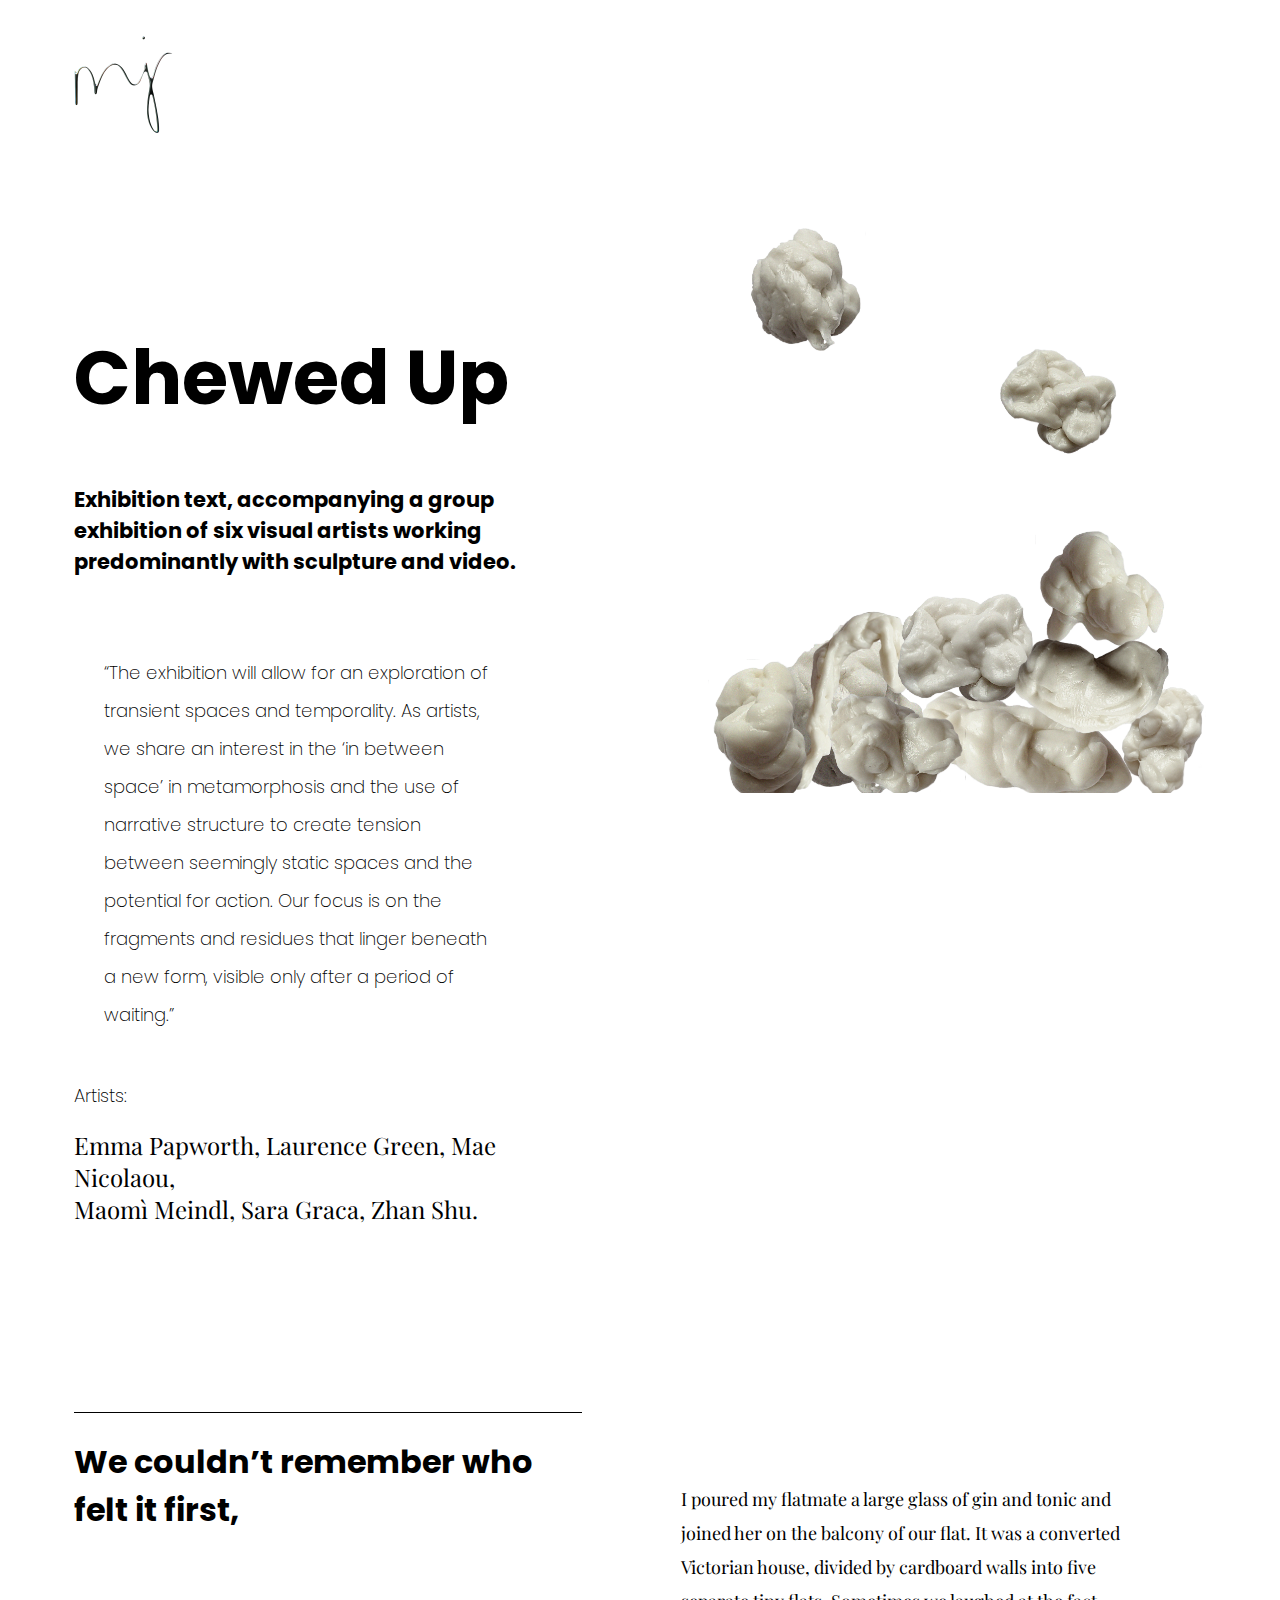
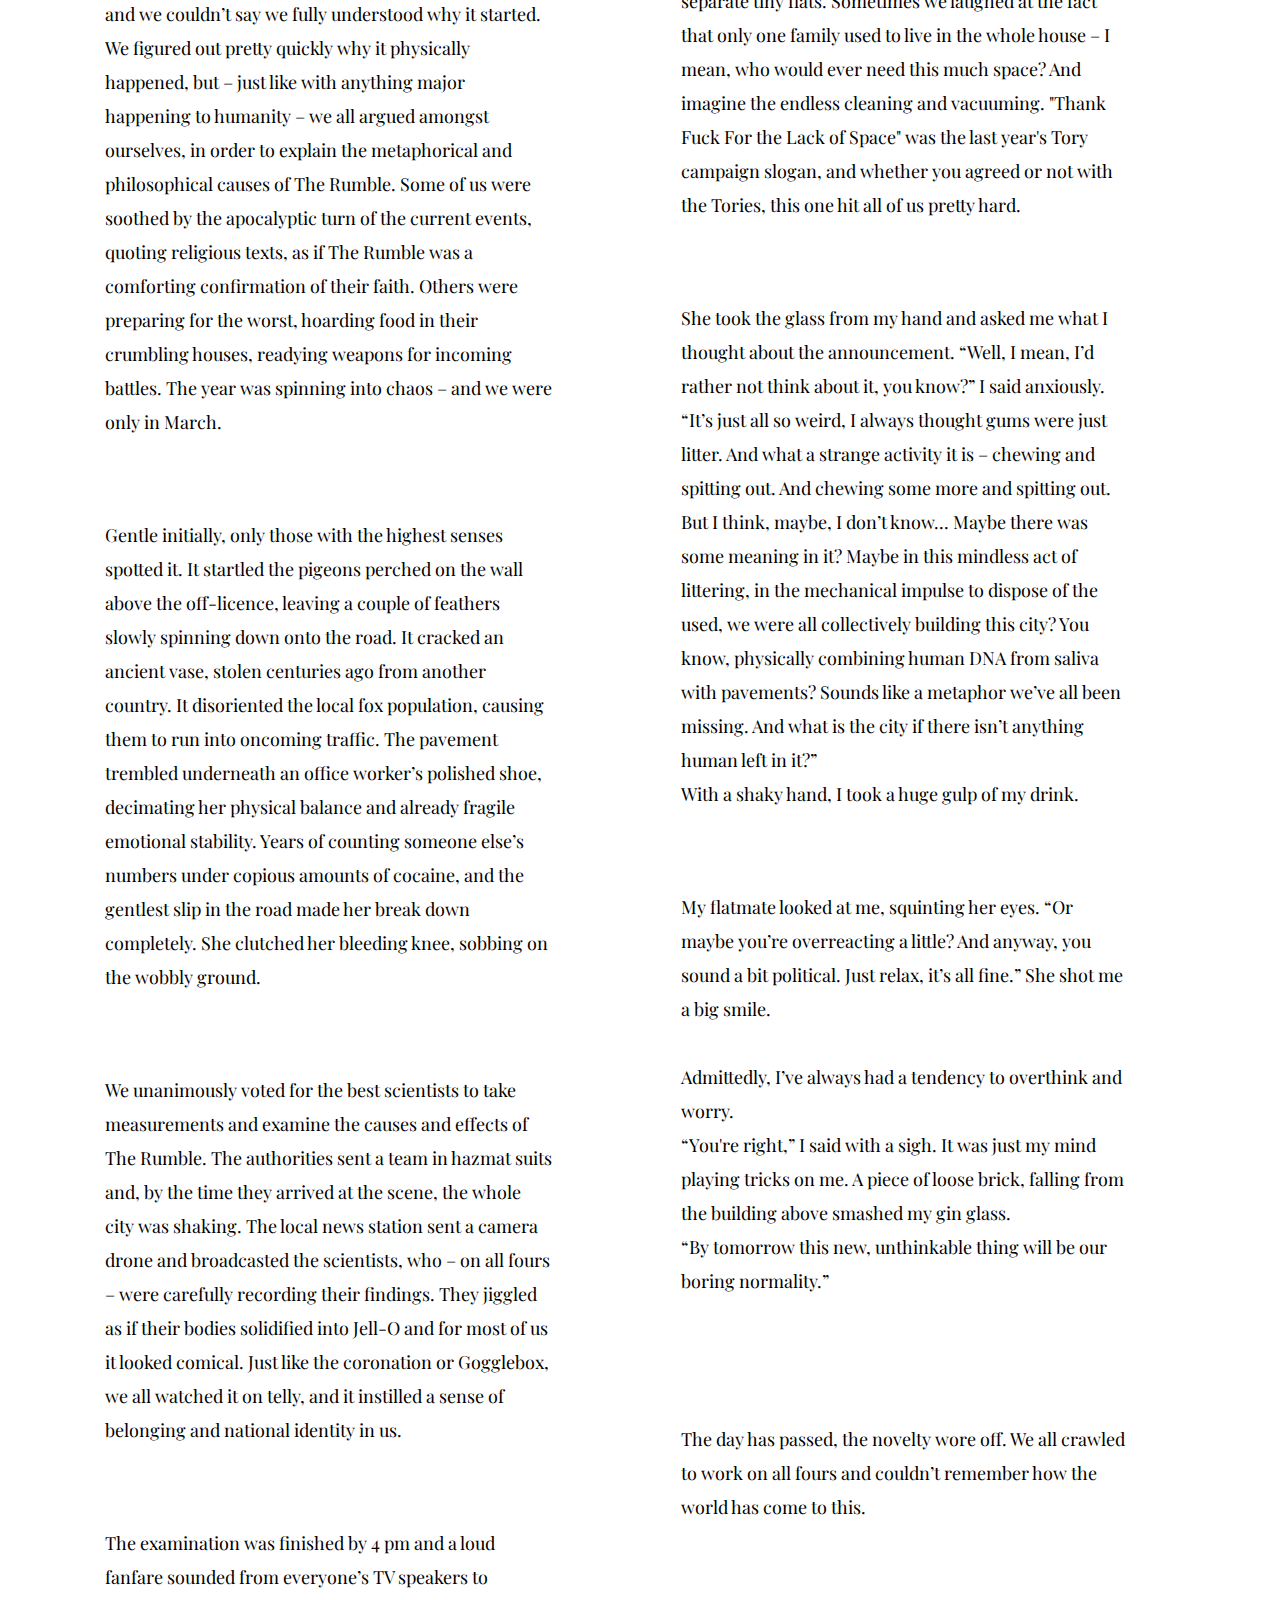
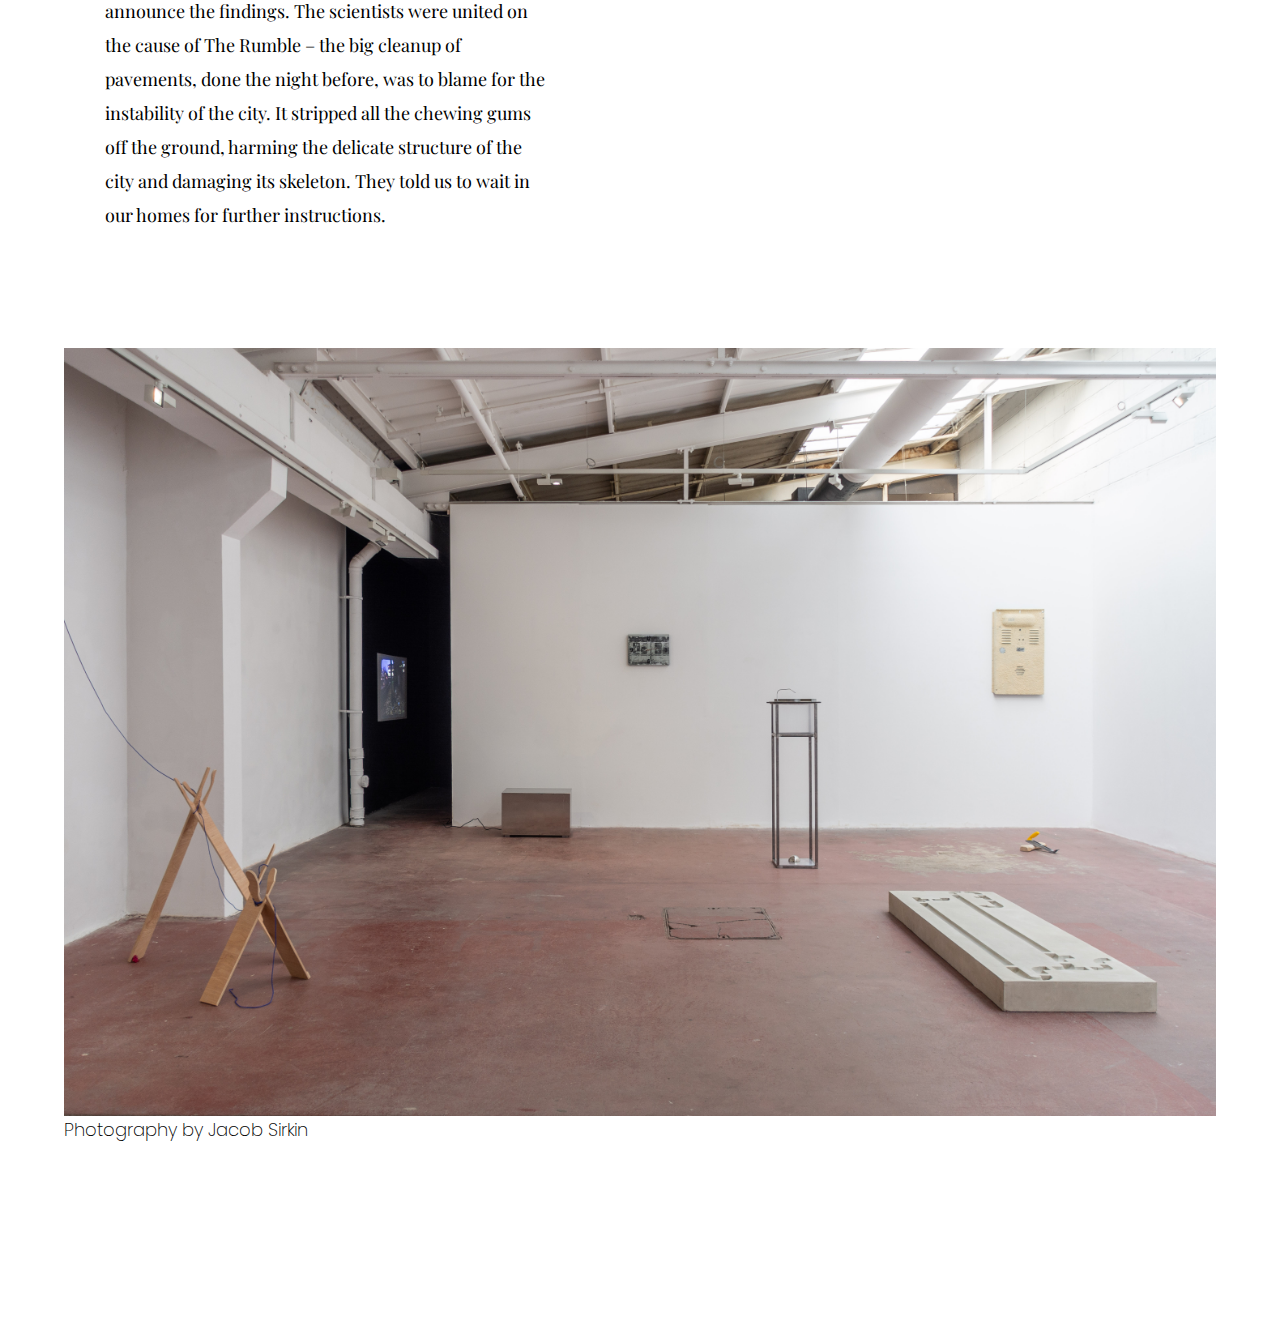
<file: writing/chewed-up/chewedUp.html>
<!DOCTYPE html>
<html lang="en">
<head>
    <meta charset="UTF-8">
    <meta name="viewport" content="width=device-width, initial-scale=1.0">

    <!-- stylesheet -->
    
    <link rel="stylesheet" href="../../assets/css/main.css">
    <link rel="stylesheet" href="../../assets/css/chewedUp.css">

    <!-- fonts -->
    
<link rel="preconnect" href="https://fonts.googleapis.com">
<link rel="preconnect" href="https://fonts.gstatic.com" crossorigin>
<link
    href="https://fonts.googleapis.com/css2?family=Playfair+Display:ital,wght@0,400..900;1,400..900&family=Poppins:ital,wght@0,100;0,200;0,300;0,400;0,500;0,600;0,700;0,800;0,900;1,100;1,200;1,300;1,400;1,500;1,600;1,700;1,800;1,900&display=swap"
    rel="stylesheet">

    <title>Chewed Up - Malvina Janasik</title>
</head>
<body>

        <div class="logoContainer">
            <a href="../../home.html"><img src="../../assets/images/3D_Logo_transparent.png" alt="" class="logo"></a>
        </div>

        <div class="container">
            <div class="row">

            <div class="col title">

            <h1>Chewed Up</h1>
            <h3>Exhibition text, accompanying a group exhibition of six visual artists working predominantly with sculpture and video.</h3>
            <p><q>The exhibition will allow for an exploration of transient spaces and temporality. As artists, we share an interest in
            the ‘in between space’ in metamorphosis and the use of narrative structure to create tension between seemingly static spaces and the potential for action.
            Our focus is on the fragments and
            residues that linger beneath a new form, visible only after a period of waiting.</q></p>

        
            Artists: <br>
            <h2 class="artists"><a href="https://www.instagram.com/emma_papworth/" target="_blank"> Emma Papworth</a>, 
            <a href="https://www.instagram.com/laurencegreenverde/" target="_blank">Laurence Green</a>, 
            <a href="https://www.instagram.com/maenicolaou_/" target="_blank">Mae Nicolaou</a>, <br>
            <a href="https://www.instagram.com/m.a.o.mi/" target="_blank">Maomì Meindl</a>, 
            <a href="https://www.instagram.com/saragraca123/" target="_blank">Sara Graca</a>, 
            <a href="https://www.instagram.com/arisakirakiira/" target="_blank">Zhan Shu.</a></h2>

            

            </div>


        
            <div class="col">
            <img src="../../assets/images/chewedUp/chewing gum1.png" alt="">
            </div>
            </div>

        </div>

       

        <!-- text -->

        <div class="container">
            <div class="row">

            <div class="col text">
            <h3 class="firstSentence">We couldn’t remember who felt it first,</h3><p>and we couldn’t say we fully understood why it started. We figured out pretty quickly why it physically happened, but – just like with anything major happening to humanity – we
            all argued amongst ourselves, in order to explain the metaphorical and philosophical causes of The Rumble. Some of us
            were soothed by the apocalyptic turn of the current events, quoting religious texts, as if The Rumble was a comforting
            confirmation of their faith. Others were preparing for the worst, hoarding food in their crumbling houses, readying
            weapons for incoming battles. The year was spinning into chaos – and we were only in March.</p>
        
        
            <p>Gentle initially, only those with the highest senses spotted it. It startled the pigeons perched on the wall above the
            off-licence, leaving a couple of feathers slowly spinning down onto the road. It cracked an ancient vase, stolen
            centuries ago from another country. It disoriented the local fox population, causing them to run into oncoming traffic.
            The pavement trembled underneath an office worker’s polished shoe, decimating her physical balance and already fragile
            emotional stability. Years of counting someone else’s numbers under copious amounts of cocaine, and the gentlest slip in
            the road made her break down completely. She clutched her bleeding knee, sobbing on the wobbly ground.</p>
        
        
            <p>We unanimously voted for the best scientists to take measurements and examine the causes and effects of The Rumble. The
            authorities sent a team in hazmat suits and, by the time they arrived at the scene, the whole city was shaking. The
            local news station sent a camera drone and broadcasted the scientists, who – on all fours – were carefully recording
            their findings. They jiggled as if their bodies solidified into Jell-O and for most of us it looked comical. Just like
            the coronation or Gogglebox, we all watched it on telly, and it instilled a sense of belonging and national identity in
            us.</p>
        
        
            <p>The examination was finished by 4 pm and a loud fanfare sounded from everyone’s TV speakers to announce the findings.
            The scientists were united on the cause of The Rumble – the big cleanup of pavements, done the night before, was to
            blame for the instability of the city. It stripped all the chewing gums off the ground, harming the delicate structure
            of the city and damaging its skeleton. They told us to wait in our homes for further instructions.</p>
        </div>
        <div class="col text">
            <br>
            <br>
            <p>I poured my flatmate a large glass of gin and tonic and joined her on the balcony of our flat. It was a converted
            Victorian house, divided by cardboard walls into five separate tiny flats. Sometimes we laughed at the fact that only
            one family used to live in the whole house – I mean, who would ever need this much space? And imagine the endless
            cleaning and vacuuming. "Thank Fuck For the Lack of Space" was the last year's Tory campaign slogan, and whether you
            agreed or not with the Tories, this one hit all of us pretty hard.</p>
        
        
            <p>She took the glass from my hand and asked me what I thought about the announcement.
            “Well, I mean, I’d rather not think about it, you know?” I said anxiously. “It’s just all so weird, I always thought
            gums were just litter. And what a strange activity it is – chewing and spitting out. And chewing some more and spitting
            out. But I think, maybe, I don’t know... Maybe there was some meaning in it? Maybe in this mindless act of littering, in the
            mechanical impulse to dispose of the used, we were all collectively building this city? You know, physically combining
            human DNA from saliva with pavements? Sounds like a metaphor we’ve all been missing. And what is the city if there
            isn’t anything human left in it?” <br>
            With a shaky hand, I took a huge gulp of my drink.</p>
        
        
            <p>My flatmate looked at me, squinting her eyes. “Or maybe you’re overreacting a little? And anyway, you sound a bit
            political. Just relax, it’s all fine.” She shot me a big smile. <br><br>
            Admittedly, I’ve always had a tendency to overthink and worry. <br>
            “You're right,” I said with a sigh. It was just my mind playing tricks on me.
            A piece of loose brick, falling from the building above smashed my gin glass. <br>
            “By tomorrow this new, unthinkable thing will be our boring normality.”</p> <br>
        
        
            <p>The day has passed, the novelty wore off. We all crawled to work on all fours and couldn’t remember how the world has
            come to this.</p>
        </div>
        </div>

        </div>

        <!-- carousel -->
        
        <div id="carousel-1" class="carousel">
            <div class="carousel-inner">
                <div class="slide active">
                    <img src="../../assets/images/chewedUp/carousel/DSC_2390.jpg" class="child" alt="First slide">
                </div>
                <div class="slide">
                    <img src="../../assets/images/chewedUp/carousel/IMG_8224web.jpg" alt="">
                </div>
                <div class="slide">
                    <img src="../../assets/images/chewedUp/carousel/DSC_2396.jpg" class="child" alt="Second slide">
                </div>
                <div class="slide">
                    <img src="../../assets/images/chewedUp/carousel/DSC_2409.jpg" class="child" alt="Third slide">
                </div>
                <div class="slide">
                    <img src="../../assets/images/chewedUp/carousel/DSC_2417.jpg" alt="">
                </div>
        
            </div>
            <button class="carousel-control prev" onclick="prevSlide()">&#10094;</button>
            <button class="carousel-control next" onclick="nextSlide()">&#10095;</button>
        </div>
        
        <figcaption>Photography by <a href="https://www.instagram.com/jacobsirkin/" target="_blank">Jacob Sirkin</a>
        </figcaption>


        

        <script src="../../assets/js/chewedUp.js"></script>
    
</body>
</html>
</file>
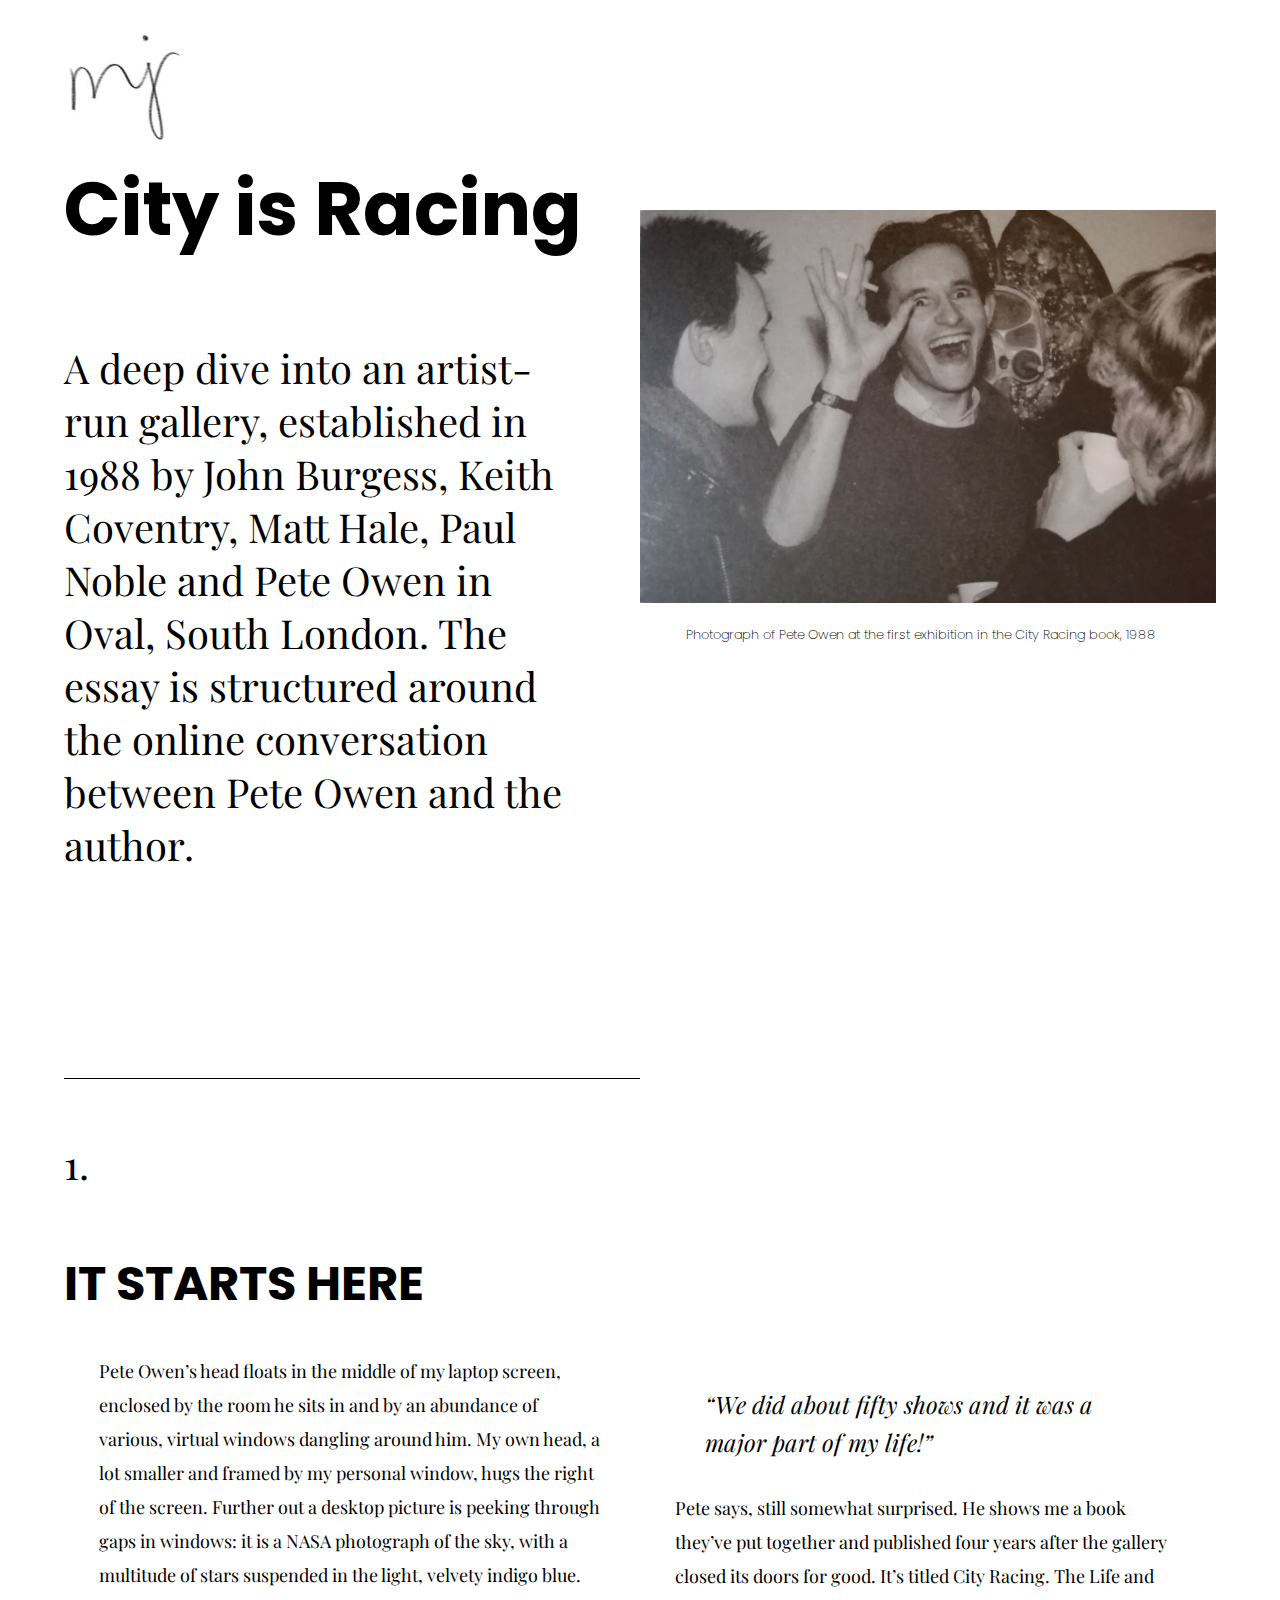
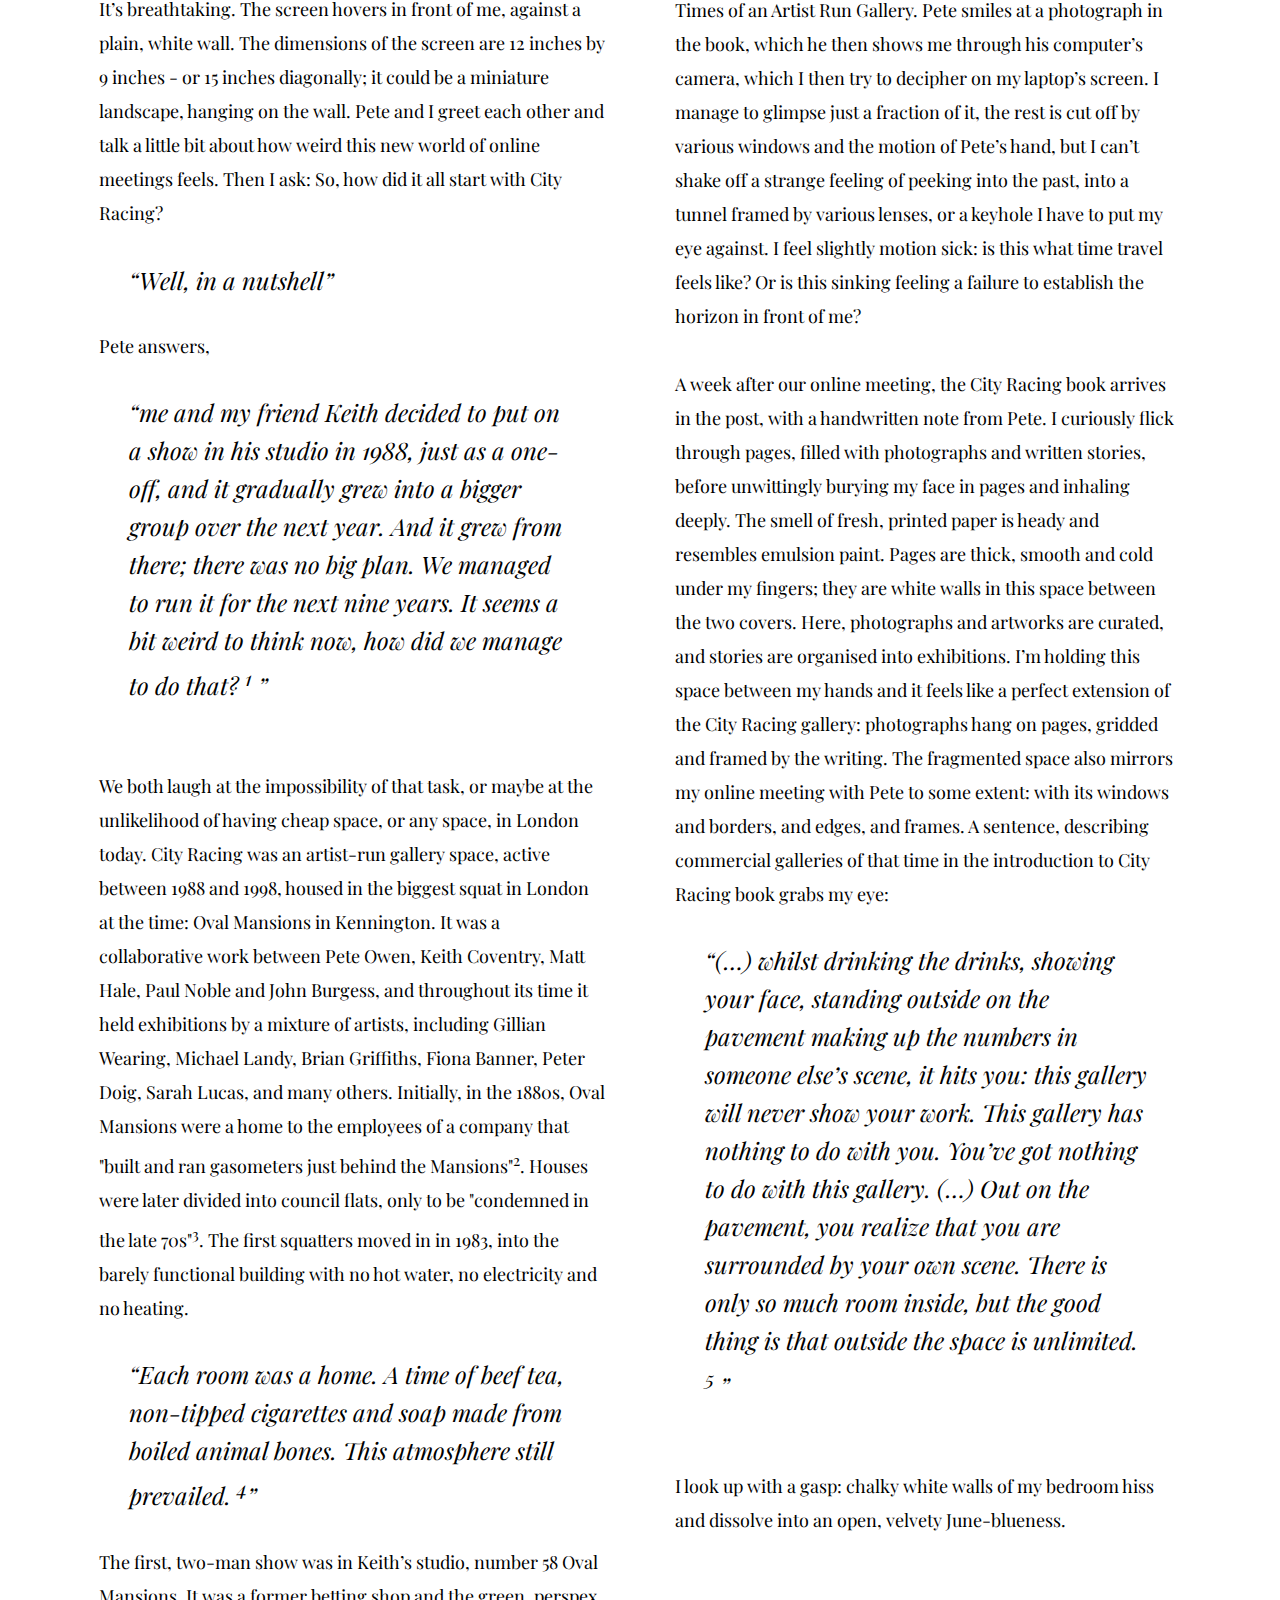
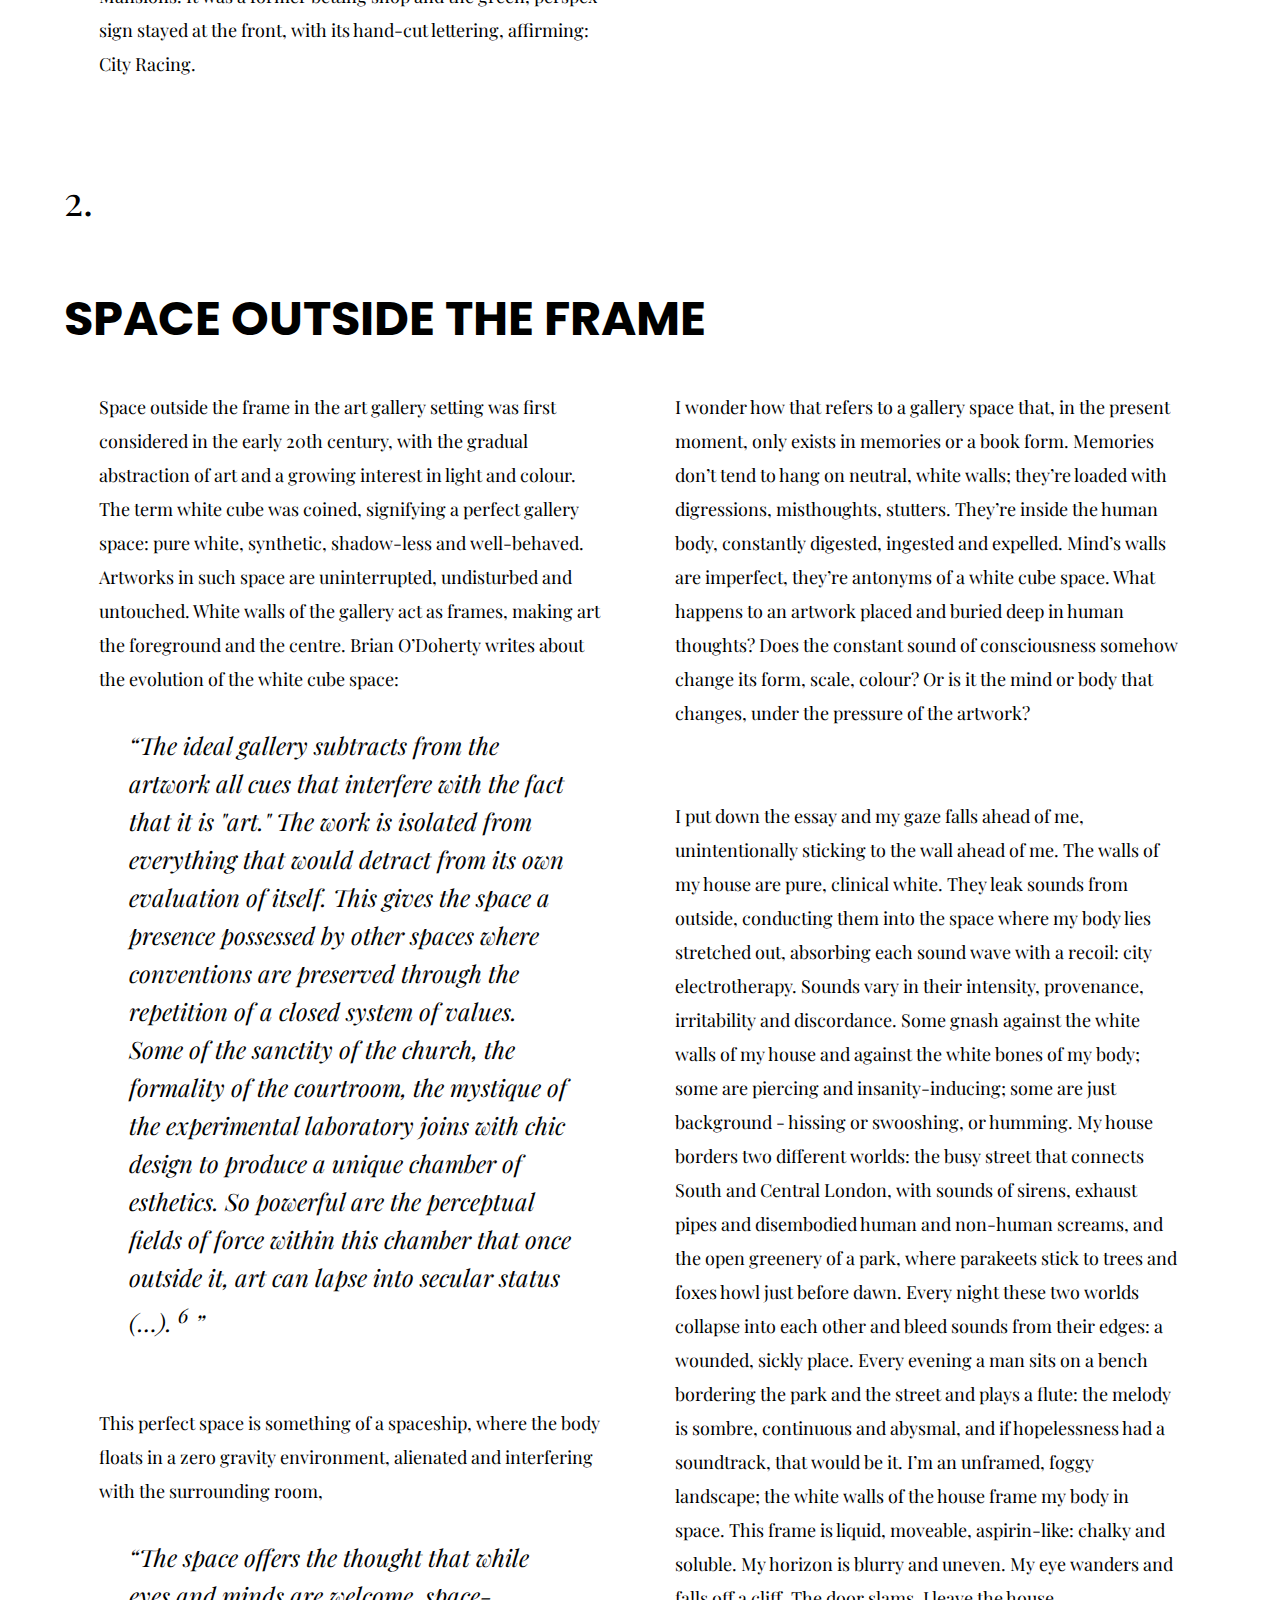
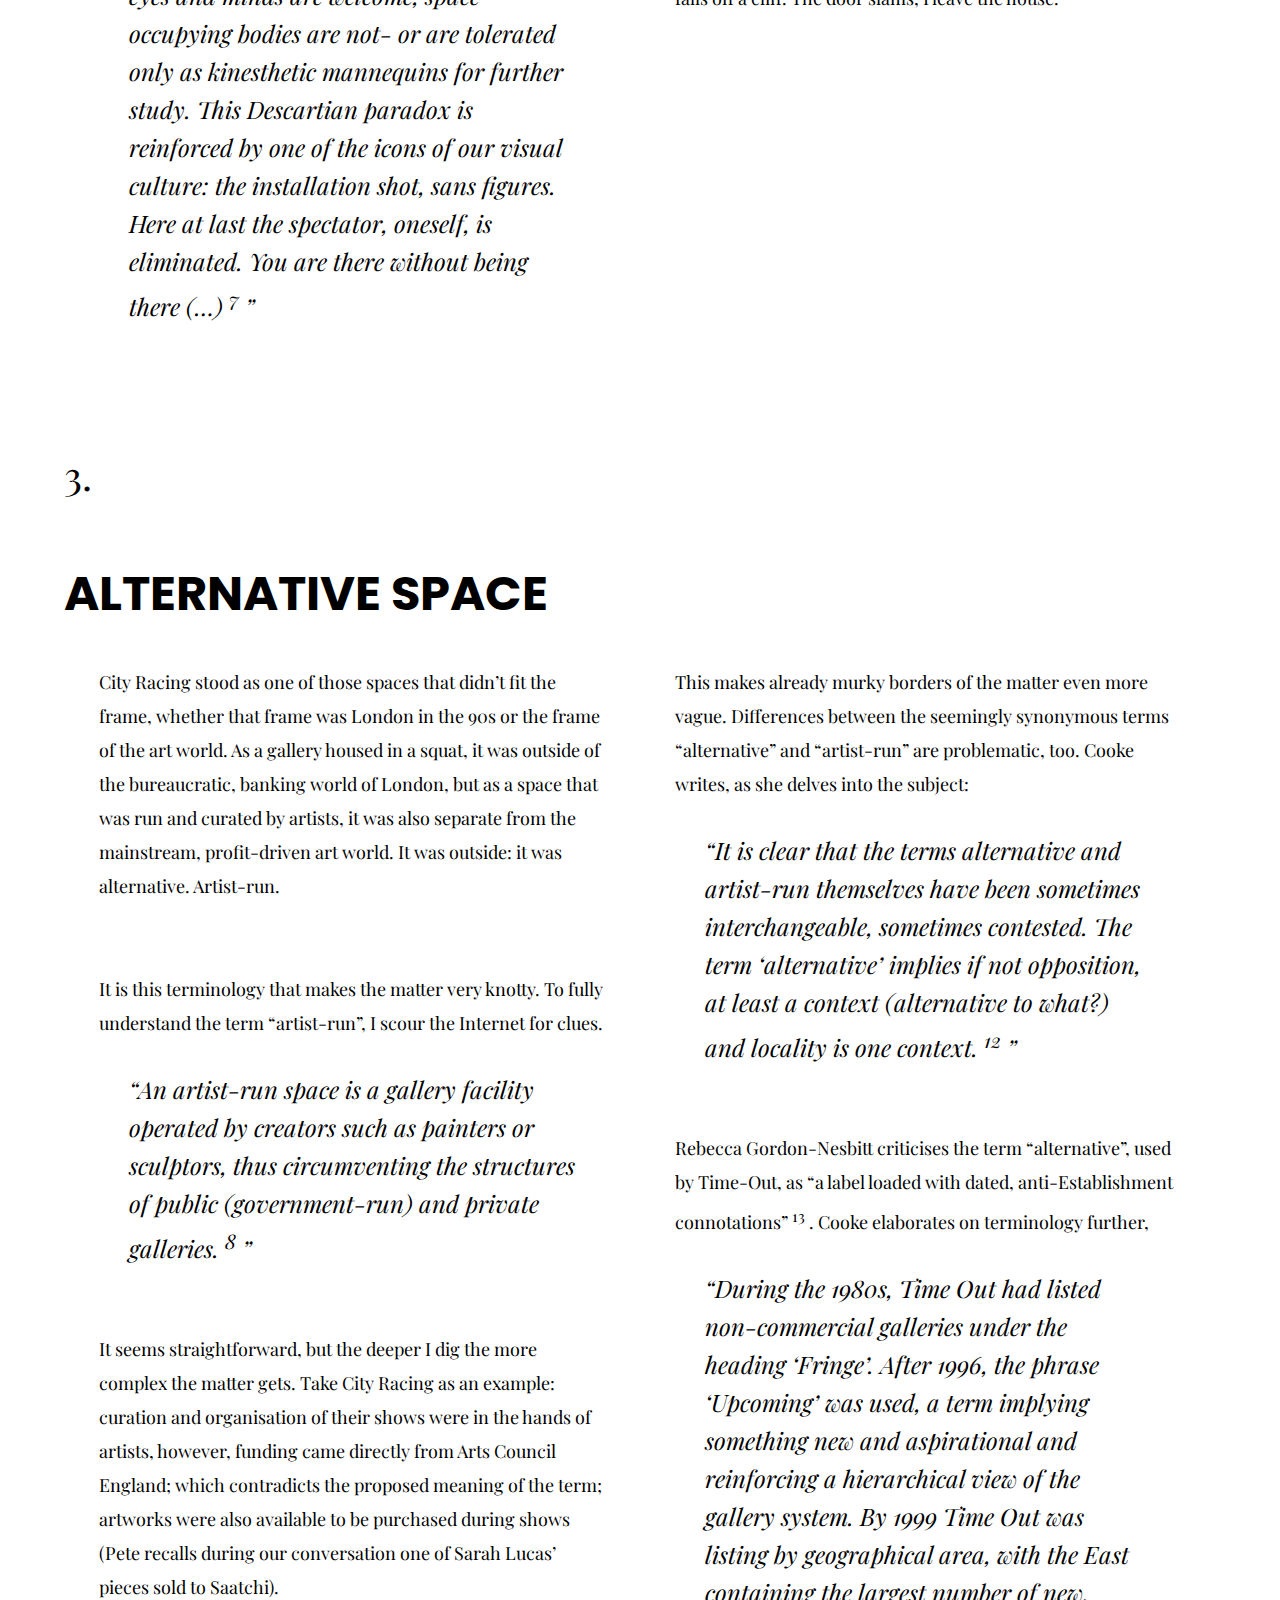
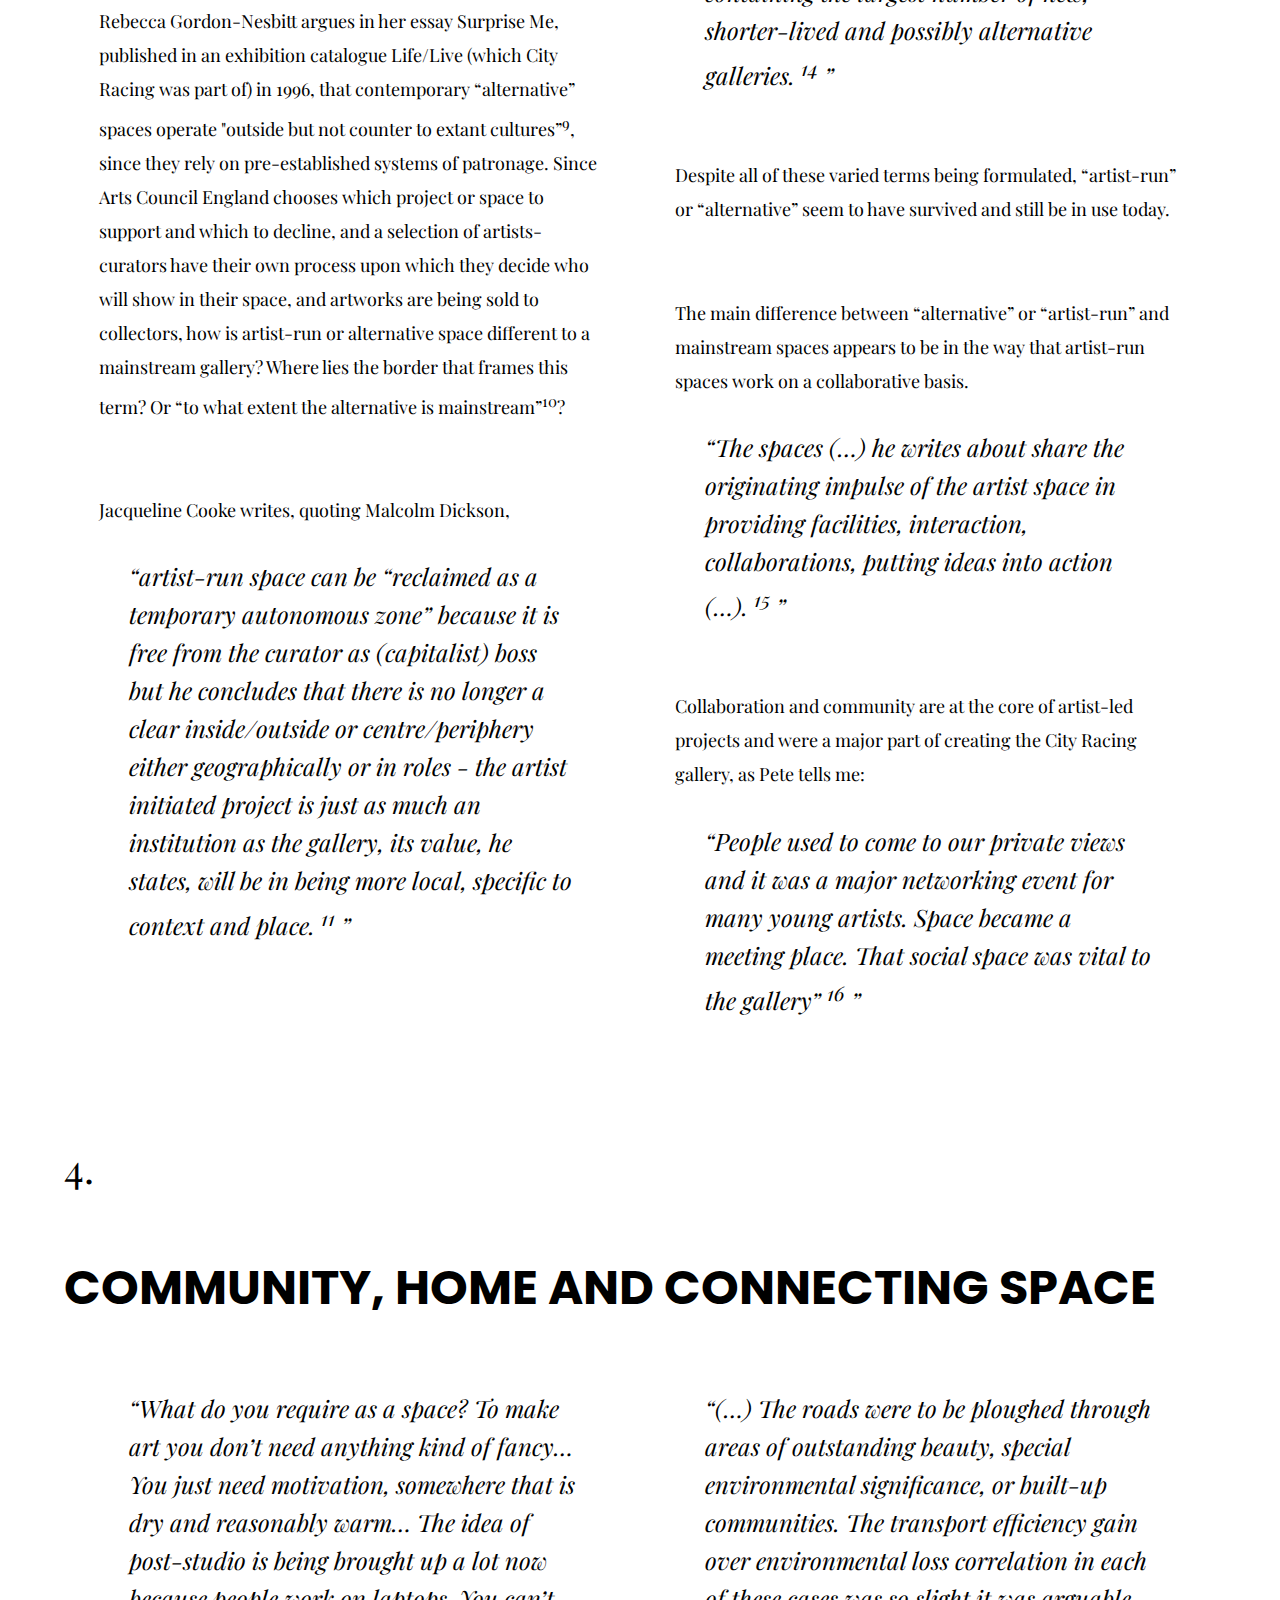
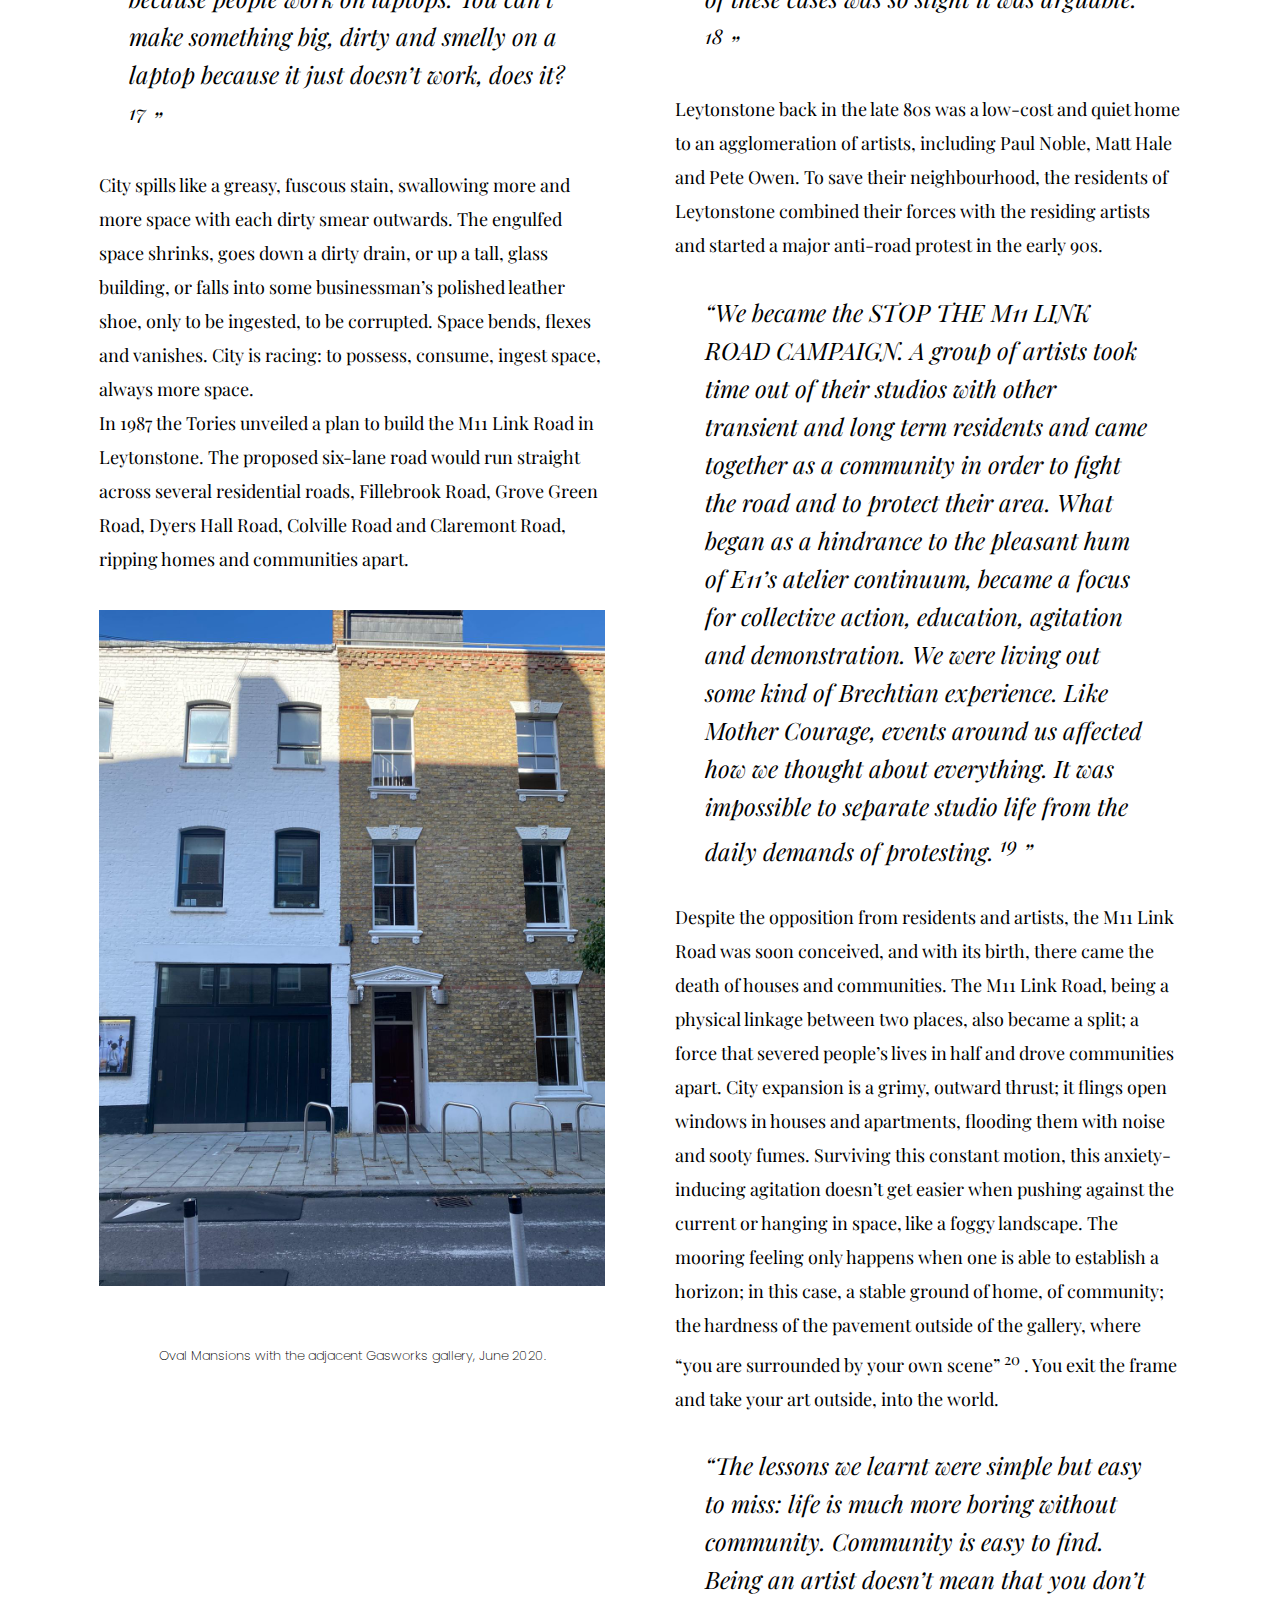
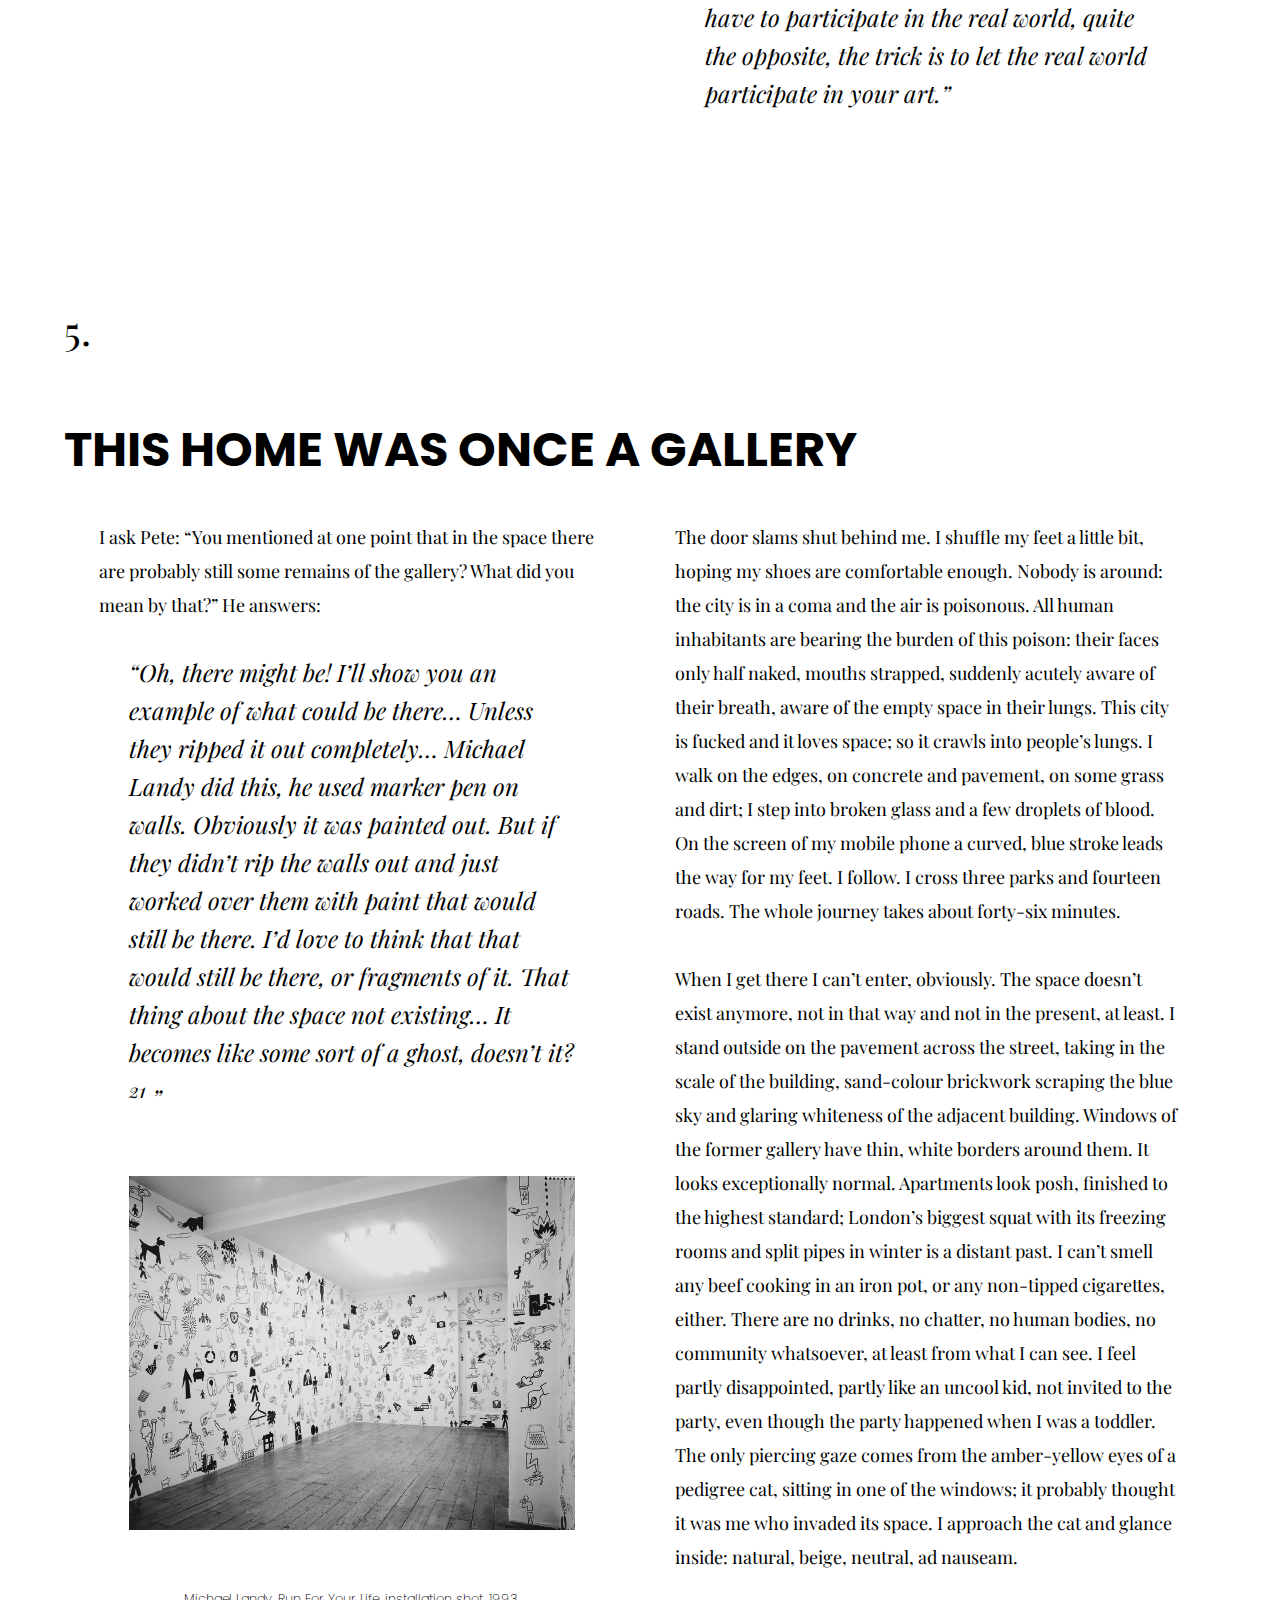
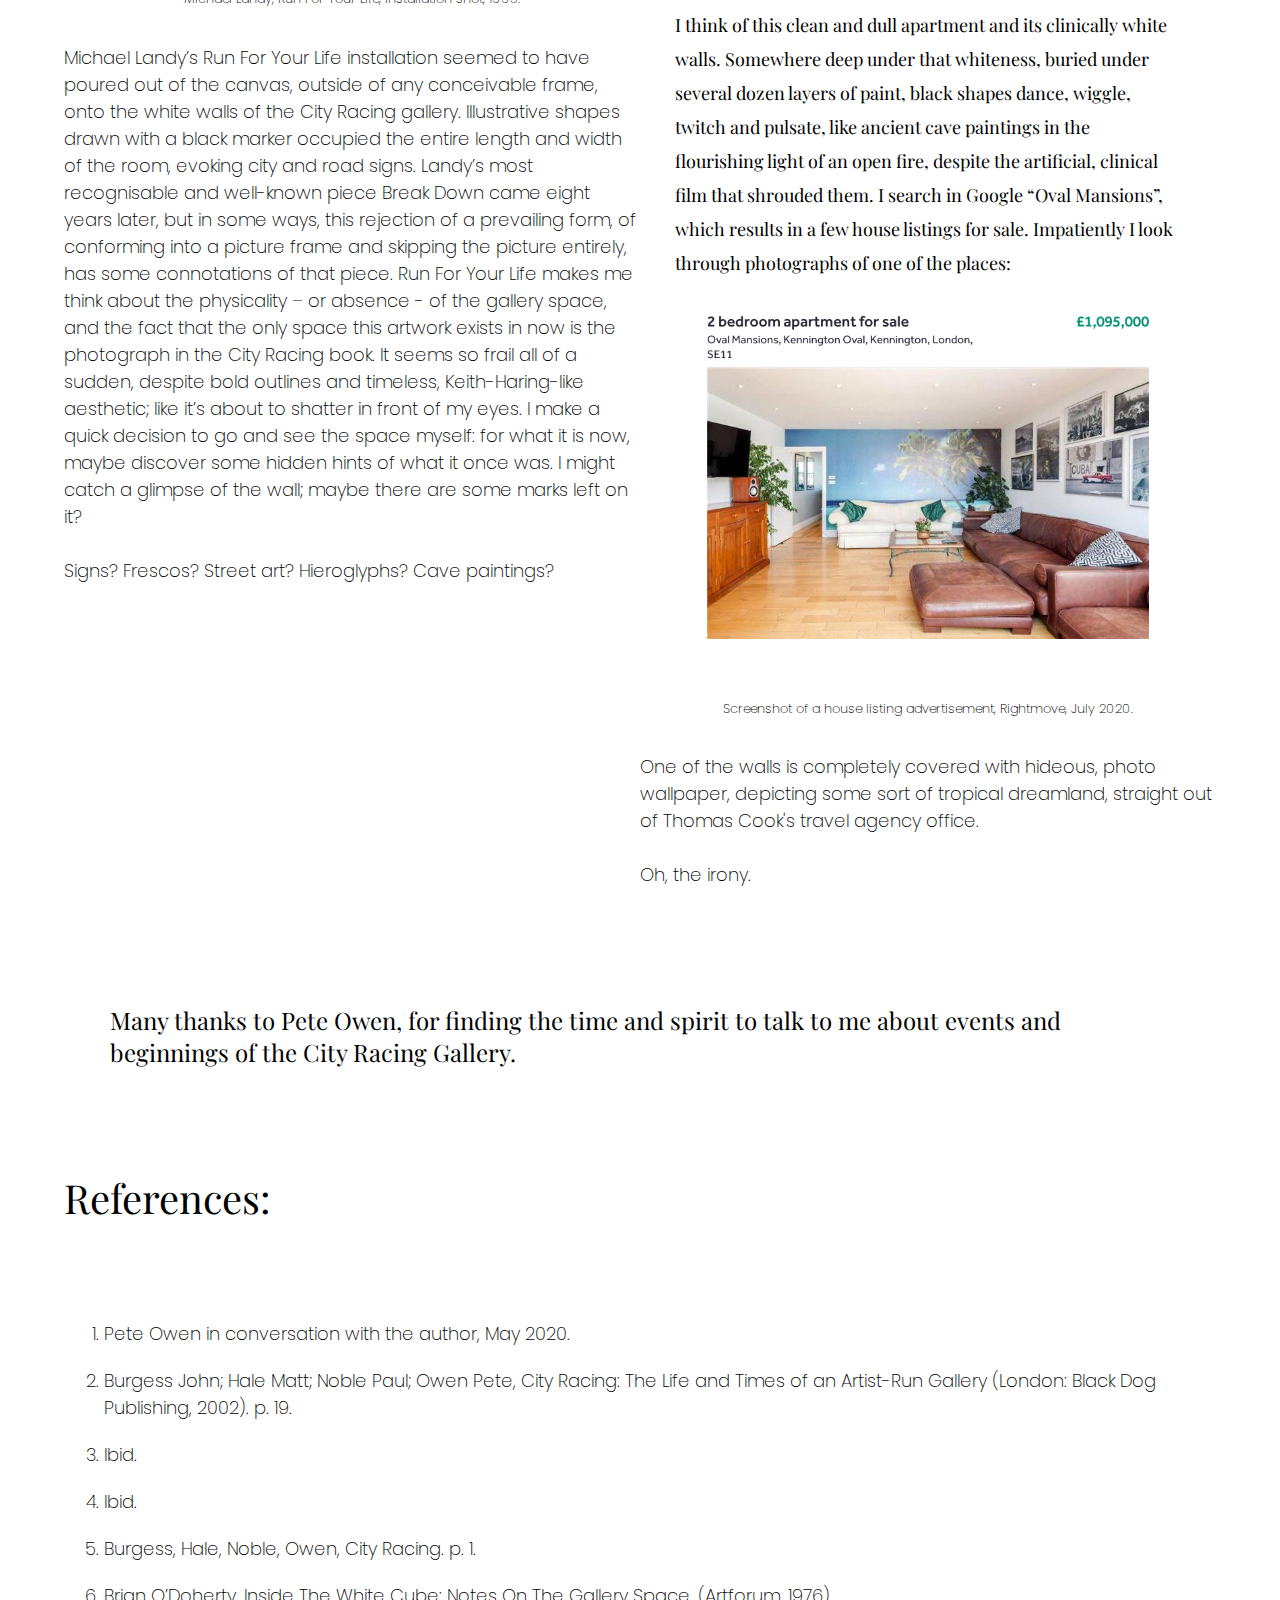
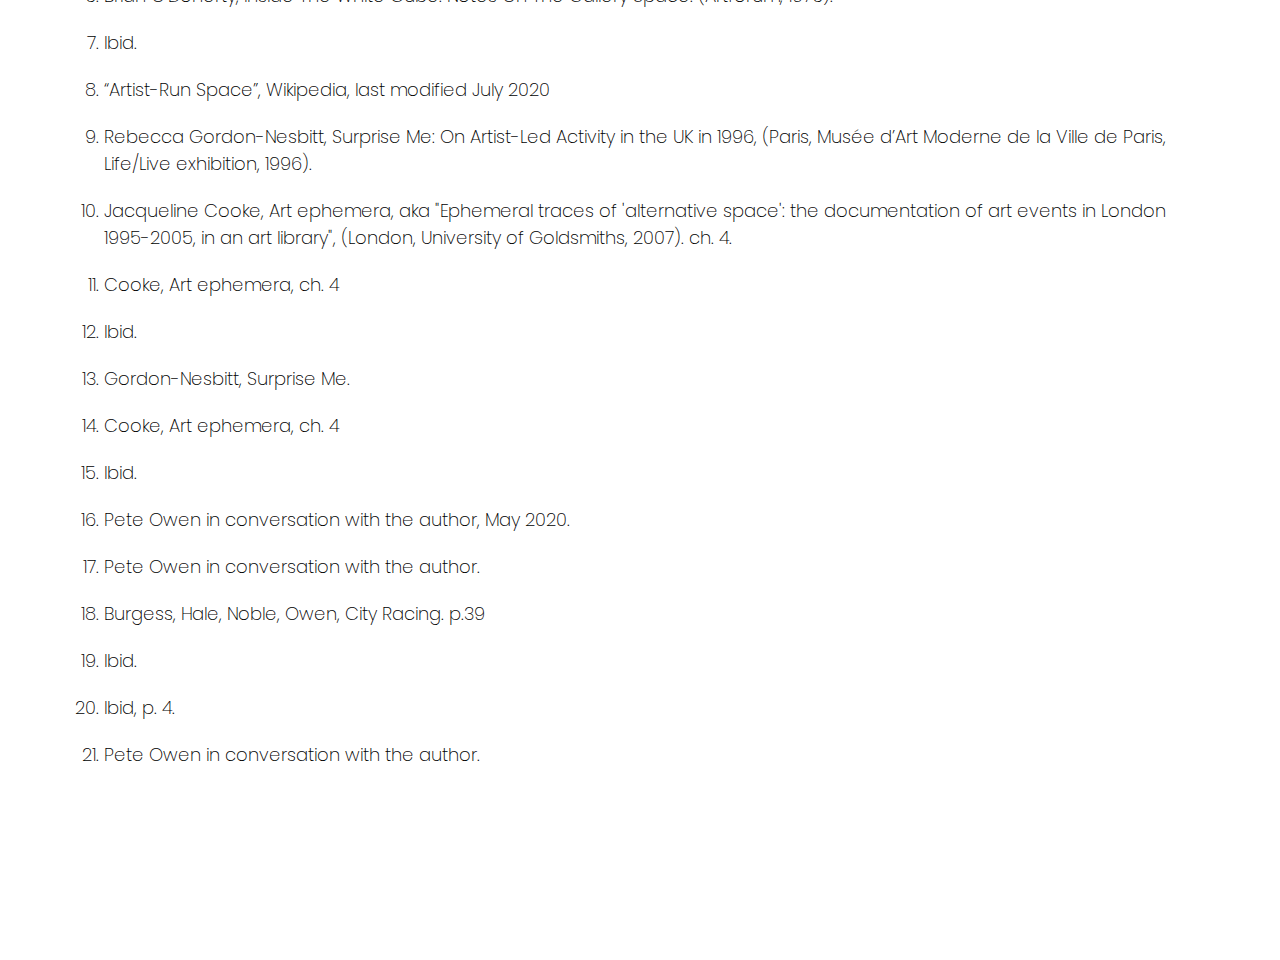
<file: writing/city-is-racing/cr.html>
<!DOCTYPE html>
<html lang="en">
<head>
    <meta charset="UTF-8">
    <meta name="viewport" content="width=device-width, initial-scale=1.0">

    <!-- stylesheet -->

    <link rel="stylesheet" href="../../assets/css/main.css">
    <link rel="stylesheet" href="../../assets/css/cr.css">

    <!-- fonts -->

    <link rel="preconnect" href="https://fonts.googleapis.com">
    <link rel="preconnect" href="https://fonts.gstatic.com" crossorigin>
    <link
        href="https://fonts.googleapis.com/css2?family=Playfair+Display:ital,wght@0,400..900;1,400..900&family=Poppins:ital,wght@0,100;0,200;0,300;0,400;0,500;0,600;0,700;0,800;0,900;1,100;1,200;1,300;1,400;1,500;1,600;1,700;1,800;1,900&display=swap"
        rel="stylesheet">

    <!-- other / optimisation -->

    <link rel="preload" as="image" href="../../assets/images/cityracing/1.jpeg" type="image/jpeg" fetchpriority="high">



    <title>City Is Racing - Malvina Janasik</title>


</head>
<body>
    <div class="logoContainer">
        <a href="../../home.html"><img src="../../assets/images/logo.jpg" alt="" class="logo"></a>
    </div>

        <div class="col about">
        <h1>City is Racing</h1>
        <h2>A deep dive into an artist-run gallery, established in 1988 by John Burgess, Keith Coventry, Matt Hale, Paul Noble and Pete Owen in Oval, South London. The
        essay is structured around the online conversation between Pete Owen and the author.</h2>

        </div>

        
        <img src="../../assets/images/cityracing/1.jpeg" alt="" class="image">
        <figcaption>Photograph of Pete Owen at the first exhibition in the City Racing book, 1988</figcaption>
        

        
        <h2>1.</h2>
        <h3>IT STARTS HERE</h3>
        <div class="col">

        <p>Pete Owen’s head floats in the middle of my laptop screen, enclosed by the room he sits in and by an abundance of
        various, virtual windows dangling around him. My own head, a lot smaller and framed by my personal window, hugs the
        right of the screen. Further out a desktop picture is peeking through gaps in windows: it is a NASA photograph of the
        sky, with a multitude of stars suspended in the light, velvety indigo blue. It’s breathtaking.
        The screen hovers in front of me, against a plain, white wall. The dimensions of the screen are 12 inches by 9 inches -
        or 15 inches diagonally; it could be a miniature landscape, hanging on the wall. Pete and I greet each other and talk a
        little bit about how weird this new world of online meetings feels. Then I ask: So, how did it all start with City
        Racing? <br><q>Well, in a nutshell</q> Pete answers, <q>me and my friend Keith decided to put on a show in his studio in 1988,
        just as a one-off, and it gradually grew into a bigger group over the next year. And it grew from there; there was no
        big plan. We managed to run it for the next nine years. It seems a bit weird to think now, how did we manage to do
        that? <sup><a href="#fn1">1</a></sup> </q><br> We both laugh at the impossibility of that task, or maybe at the unlikelihood of having cheap space, or any
        space, in London today.

        City Racing was an artist-run gallery space, active between 1988 and 1998, housed in the biggest squat in London at the
        time: Oval Mansions in Kennington. It was a collaborative work between Pete Owen, Keith Coventry, Matt Hale, Paul Noble
        and John Burgess, and throughout its time it held exhibitions by a mixture of artists, including Gillian Wearing,
        Michael Landy, Brian Griffiths, Fiona Banner, Peter Doig, Sarah Lucas, and many others. Initially, in the 1880s, Oval
        Mansions were a home to the employees of a company that "built and ran gasometers just behind the Mansions"<sup><a href="#fn2">2</a></sup>. Houses were
        later divided into council flats, only to be "condemned in the late 70s"<sup><a href="fn3">3</a></sup>. The first squatters moved in in 1983, into
        the barely functional building with no hot water, no electricity and no heating.
        <q>Each room was a home. A time of beef
        tea, non-tipped cigarettes and soap made from boiled animal bones. This atmosphere still prevailed. <sup><a href="#fn4">4</a></sup></q>The first, two-man
        show was in Keith’s studio, number 58 Oval Mansions. It was a former betting shop and the green, perspex sign stayed at
        the front, with its hand-cut lettering, affirming: City Racing.</p>
        </div>
        <div class="col">
        <p><q>We did about fifty shows and it was a major part of my life!</q> Pete says, still somewhat surprised. He shows me a book
        they’ve put together and published four years after the gallery closed its doors for good. It’s titled City Racing. The
        Life and Times of an Artist Run Gallery. Pete smiles at a photograph in the book, which he then shows me through his
        computer’s camera, which I then try to decipher on my laptop’s screen. I manage to glimpse just a fraction of it, the
        rest is cut off by various windows and the motion of Pete’s hand, but I can’t shake off a strange feeling of peeking
        into the past, into a tunnel framed by various lenses, or a keyhole I have to put my eye against. I feel slightly motion
        sick: is this what time travel feels like? Or is this sinking feeling a failure to establish the horizon in front of me? <br> <br>

        A week after our online meeting, the City Racing book arrives in the post, with a handwritten note from Pete. I
        curiously flick through pages, filled with photographs and written stories, before unwittingly burying my face in pages
        and inhaling deeply. The smell of fresh, printed paper is heady and resembles emulsion paint. Pages are thick, smooth
        and cold under my fingers; they are white walls in this space between the two covers. Here, photographs and artworks are
        curated, and stories are organised into exhibitions. I’m holding this space between my hands and it feels like a perfect
        extension of the City Racing gallery: photographs hang on pages, gridded and framed by the writing. The fragmented space
        also mirrors my online meeting with Pete to some extent: with its windows and borders, and edges, and frames.

        A sentence, describing commercial galleries of that time in the introduction to City Racing book grabs my eye: <br><q>(…) whilst drinking the drinks, showing your face, standing
        outside on the pavement making up the numbers in someone else’s scene, it hits you: this gallery will never show your
        work. This gallery has nothing to do with you. You’ve got nothing to do with this gallery. (…) Out on the pavement, you
        realize that you are surrounded by your own scene. There is only so much room inside, but the good thing is that outside
        the space is unlimited. <sup><a href="#fn5">5</a></sup> </q><br>
        I look up with a gasp: chalky white walls of my bedroom hiss and dissolve into an open, velvety June-blueness.</p>

        </div>

        <h2>2.</h2>
        <h3>SPACE OUTSIDE THE FRAME</h3>
        <div class="col">

        <p>Space outside the frame in the art gallery setting was first considered in the early 20th century, with the gradual
        abstraction of art and a growing interest in light and colour. The term white cube was coined, signifying a perfect
        gallery space: pure white, synthetic, shadow-less and well-behaved. Artworks in such space are uninterrupted,
        undisturbed and untouched. White walls of the gallery act as frames, making art the foreground and the centre. Brian
        O’Doherty writes about the evolution of the white cube space: <br><q>The ideal gallery subtracts from the artwork all cues
        that interfere with the fact that it is "art." The work is isolated from everything that would detract from its own
        evaluation of itself. This gives the space a presence possessed by other spaces where conventions are preserved through
        the repetition of a closed system of values. Some of the sanctity of the church, the formality of the courtroom, the
        mystique of the experimental laboratory joins with chic design to produce a unique chamber of esthetics. So powerful are
        the perceptual fields of force within this chamber that once outside it, art can lapse into secular status (…). <sup><a href="#fn6">6</a></sup> </q><br> This
        perfect space is something of a spaceship, where the body floats in a zero gravity environment, alienated and
        interfering with the surrounding room, <br><q>The space offers the thought that while eyes and minds are welcome,
        space-occupying bodies are not- or are tolerated only as kinesthetic mannequins for further study. This Descartian
        paradox is reinforced by one of the icons of our visual culture: the installation shot, sans figures. Here at last the
        spectator, oneself, is eliminated. You are there without being there (…) <sup><a href="#fn7">7</a></sup> </q></p>
        </div>

        <div class="col">

        <p>I wonder how that refers to a gallery space that, in the present moment, only exists in memories or a book form.
        Memories don’t tend to hang on neutral, white walls; they’re loaded with digressions, misthoughts, stutters. They’re
        inside the human body, constantly digested, ingested and expelled. Mind’s walls are imperfect, they’re antonyms of a
        white cube space. What happens to an artwork placed and buried deep in human thoughts? Does the constant sound of
        consciousness somehow change its form, scale, colour? Or is it the mind or body that changes, under the pressure of the
        artwork?</p>

        <p>I put down the essay and my gaze falls ahead of me, unintentionally sticking to the wall ahead of me. The walls of my
        house are pure, clinical white. They leak sounds from outside, conducting them into the space where my body lies
        stretched out, absorbing each sound wave with a recoil: city electrotherapy. Sounds vary in their intensity, provenance,
        irritability and discordance. Some gnash against the white walls of my house and against the white bones of my body;
        some are piercing and insanity-inducing; some are just background - hissing or swooshing, or humming.
        My house borders two different worlds: the busy street that connects South and Central London, with sounds of sirens,
        exhaust pipes and disembodied human and non-human screams, and the open greenery of a park, where parakeets stick to
        trees and foxes howl just before dawn. Every night these two worlds collapse into each other and bleed sounds from their
        edges: a wounded, sickly place. Every evening a man sits on a bench bordering the park and the street and plays a flute:
        the melody is sombre, continuous and abysmal, and if hopelessness had a soundtrack, that would be it. I’m an unframed, foggy landscape; the white walls of the house frame my body in space. This frame is liquid, moveable,
        aspirin-like: chalky and soluble. My horizon is blurry and uneven. My eye wanders and falls off a cliff. The door slams,
        I leave the house.</p>

        </div>
        
        <h2>3.</h2>
        <h3>ALTERNATIVE SPACE</h3>
        <div class="col">

        <p>City Racing stood as one of those spaces that didn’t fit the frame, whether that frame was London in the 90s or the
        frame of the art world. As a gallery housed in a squat, it was outside of the bureaucratic, banking world of London, but
        as a space that was run and curated by artists, it was also separate from the mainstream, profit-driven art world. It
        was outside: it was alternative. Artist-run.</p>

        <p>It is this terminology that makes the matter very knotty. To fully understand the term “artist-run”, I scour the
        Internet for clues. <br><q>An artist-run space is a gallery facility operated by creators such as painters or sculptors, thus
        circumventing the structures of public (government-run) and private galleries. <sup><a href="#fn8">8</a></sup> </q><br> It seems straightforward, but the deeper
        I dig the more complex the matter gets. Take City Racing as an example: curation and organisation of their shows were in
        the hands of artists, however, funding came directly from Arts Council England; which contradicts the proposed meaning
        of the term; artworks were also available to be purchased during shows (Pete recalls during our conversation one of
        Sarah Lucas’ pieces sold to Saatchi). <br> Rebecca Gordon-Nesbitt argues in her essay Surprise Me, published in an exhibition
        catalogue Life/Live (which City Racing was part of) in 1996, that contemporary “alternative” spaces operate "outside but
        not counter to extant cultures”<sup><a href="#fn9">9</a></sup>, since they rely on pre-established systems of patronage. Since Arts Council England
        chooses which project or space to support and which to decline, and a selection of artists-curators have their own
        process upon which they decide who will show in their space, and artworks are being sold to collectors, how is
        artist-run or alternative space different to a mainstream gallery? Where lies the border that frames this term? Or “to
        what extent the alternative is mainstream”<sup><a href="#fn10">10</a></sup>?</p>
        

        <p>Jacqueline Cooke writes, quoting Malcolm Dickson, <br><q>artist-run space can be “reclaimed as a temporary autonomous zone”
        because it is free from the curator as (capitalist) boss but he concludes that there is no longer a clear inside/outside
        or centre/periphery either geographically or in roles - the artist initiated project is just as much an institution as
        the gallery, its value, he states, will be in being more local, specific to context and place. <sup><a href="#fn11">11</a></sup> </q></p>
        </div>
        <div class="col">
        <p> This makes already murky
        borders of the matter even more vague. Differences between the seemingly synonymous terms “alternative” and “artist-run”
        are problematic, too. Cooke writes, as she delves into the subject: <br><q>It is clear that the terms alternative and
        artist-run themselves have been sometimes interchangeable, sometimes contested. The term ‘alternative’ implies if not
        opposition, at least a context (alternative to what?) and locality is one context. <sup><a href="#fn12">12</a></sup> </q>
        <br> Rebecca Gordon-Nesbitt criticises
        the term “alternative”, used by Time-Out, as “a label loaded with dated, anti-Establishment connotations” <sup><a href="#fn13">13</a></sup> . Cooke
        elaborates on terminology further, <br><q>During the 1980s, Time Out had listed non-commercial galleries under the heading
        ‘Fringe’. After 1996, the phrase ‘Upcoming’ was used, a term implying something new and aspirational and reinforcing a
        hierarchical view of the gallery system. By 1999 Time Out was listing by geographical area, with the East containing the
        largest number of new, shorter-lived and possibly alternative galleries. <sup><a href="#fn14">14</a></sup> </q><br> Despite all of these varied terms being
        formulated, “artist-run” or “alternative” seem to have survived and still be in use today.</p>

        <p>The main difference between “alternative” or “artist-run” and mainstream spaces appears to be in the way that artist-run
        spaces work on a collaborative basis. <br><q>The spaces (…) he writes about share the originating impulse of the artist space
        in providing facilities, interaction, collaborations, putting ideas into action (…). <sup><a href="#fn15">15</a></sup>
        </q><br> Collaboration and community are at
        the core of artist-led projects and were a major part of creating the City Racing gallery, as Pete tells me: <br><q>People
        used to come to our private views and it was a major networking event for many young artists. Space became a meeting
        place. That social space was vital to the gallery” <sup><a href="#fn16">16</a></sup> </q></p>

        </div>
        
        <h2>4.</h2>
        <h3>COMMUNITY, HOME AND CONNECTING SPACE</h3>

        <div class="col">

        <p><q>What do you require as a space? To make art you don’t need anything kind of fancy… You just need motivation, somewhere
        that is dry and reasonably warm… The idea of post-studio is being brought up a lot now because people work on laptops.
        You can’t make something big, dirty and smelly on a laptop because it just doesn’t work, does it? <sup><a href="#fn17">17</a></sup> </q>

        City spills like a greasy, fuscous stain, swallowing more and more space with each dirty smear outwards. The engulfed
        space shrinks, goes down a dirty drain, or up a tall, glass building, or falls into some businessman’s polished leather
        shoe, only to be ingested, to be corrupted. Space bends, flexes and vanishes. City is racing: to possess, consume,
        ingest space, always more space.

        <br>In 1987 the Tories unveiled a plan to build the M11 Link Road in Leytonstone. The proposed six-lane road would run
        straight across several residential roads, Fillebrook Road, Grove Green Road, Dyers Hall Road, Colville Road and
        Claremont Road, ripping homes and communities apart.<br><br>
        <img src="../../assets/images/cityracing/3.jpeg" alt="">
        <figcaption>Oval Mansions with the adjacent Gasworks gallery, June 2020.</figcaption>
        </div>
        <div class="col"> 
        <p><q>(…) The roads were to be ploughed through areas of outstanding
        beauty, special environmental significance, or built-up communities. The transport efficiency gain over environmental
        loss correlation in each of these cases was so slight it was arguable. <sup><a href="#fn18">18</a></sup> </q> Leytonstone back in the late 80s was a low-cost
        and quiet home to an agglomeration of artists, including Paul Noble, Matt Hale and Pete Owen. To save their
        neighbourhood, the residents of Leytonstone combined their forces with the residing artists and started a major
        anti-road protest in the early 90s. 
        
        <q>We became the STOP THE M11 LINK ROAD CAMPAIGN. A group of artists took time out of
        their studios with other transient and long term residents and came together as a community in order to fight the road
        and to protect their area. What began as a hindrance to the pleasant hum of E11’s atelier continuum, became a focus for
        collective action, education, agitation and demonstration. We were living out some kind of Brechtian experience. Like
        Mother Courage, events around us affected how we thought about everything. It was impossible to separate studio life
        from the daily demands of protesting. <sup><a href="#fn19">19</a></sup> </q> Despite the opposition from residents and artists, the M11 Link Road was soon
        conceived, and with its birth, there came the death of houses and communities. The M11 Link Road, being a physical
        linkage between two places, also became a split; a force that severed people’s lives in half and drove communities
        apart. City expansion is a grimy, outward thrust; it flings open windows in houses and apartments, flooding them with
        noise and sooty fumes.

        Surviving this constant motion, this anxiety-inducing agitation doesn’t get easier when pushing against the current or
        hanging in space, like a foggy landscape. The mooring feeling only happens when one is able to establish a horizon; in
        this case, a stable ground of home, of community; the hardness of the pavement outside of the gallery, where “you are
        surrounded by your own scene” <sup><a href="#fn20">20</a></sup> . You exit the frame and take your art outside, into the world. <br><q>The lessons we learnt were
        simple but easy to miss: life is much more boring without community. Community is easy to find. Being an artist doesn’t
        mean that you don’t have to participate in the real world, quite the opposite, the trick is to let the real world
        participate in your art.</q> <br><br> </p>
        </div>

        

        
        <h2>5.</h2>
        <h3>THIS HOME WAS ONCE A GALLERY</h3>
        <div class="col">

        <p>I ask Pete: “You mentioned at one point that in the space there are probably still some remains of the gallery? What did
        you mean by that?”
        He answers: <br><q>Oh, there might be! I’ll show you an example of what could be there… Unless they ripped it out completely…
        Michael Landy did this, he used marker pen on walls. Obviously it was painted out. But if they didn’t rip the walls out
        and just worked over them with paint that would still be there. I’d love to think that that would still be there, or
        fragments of it. That thing about the space not existing… It becomes like some sort of a ghost, doesn’t it? <sup><a href="#fn21">21</a></sup> </q>

        <img src="../../assets/images/cityracing/2.jpeg" alt="" class="figure">
        <figcaption>Michael Landy, Run For Your Life, installation shot, 1993.</figcaption>

        Michael Landy’s Run For Your Life installation seemed to have poured out of the canvas, outside of any conceivable
        frame, onto the white walls of the City Racing gallery. Illustrative shapes drawn with a black marker occupied the
        entire length and width of the room, evoking city and road signs. Landy’s most recognisable and well-known piece Break
        Down came eight years later, but in some ways, this rejection of a prevailing form, of conforming into a picture frame
        and skipping the picture entirely, has some connotations of that piece. Run For Your Life makes me think about the
        physicality – or absence - of the gallery space, and the fact that the only space this artwork exists in now is the
        photograph in the City Racing book. It seems so frail all of a sudden, despite bold outlines and timeless,
        Keith-Haring-like aesthetic; like it’s about to shatter in front of my eyes. I make a quick decision to go and see the
        space myself: for what it is now, maybe discover some hidden hints of what it once was. I might catch a glimpse of the
        wall; maybe there are some marks left on it?<br><br>

        Signs? Frescos? Street art? Hieroglyphs? Cave paintings?</p><br>

        

        </div>
        <div class="col">
        <p>The door slams shut behind me. I shuffle my feet a little bit, hoping my shoes are comfortable enough. Nobody is
        around:
        the city is in a coma and the air is poisonous. All human inhabitants are bearing the burden of this poison: their
        faces
        only half naked, mouths strapped, suddenly acutely aware of their breath, aware of the empty space in their lungs.
        This
        city is fucked and it loves space; so it crawls into people’s lungs. I walk on the edges, on concrete and pavement,
        on
        some grass and dirt; I step into broken glass and a few droplets of blood. On the screen of my mobile phone a
        curved,
        blue stroke leads the way for my feet. I follow. I cross three parks and fourteen roads. The whole journey takes
        about
        forty-six minutes.<br><br>
        When I get there I can’t enter, obviously. The space doesn’t exist anymore, not in that way and not in the present, at
        least. I stand outside on the pavement across the street, taking in the scale of the building, sand-colour brickwork
        scraping the blue sky and glaring whiteness of the adjacent building. Windows of the former gallery have thin, white
        borders around them. It looks exceptionally normal. Apartments look posh, finished to the highest standard; London’s
        biggest squat with its freezing rooms and split pipes in winter is a distant past. I can’t smell any beef cooking in an
        iron pot, or any non-tipped cigarettes, either. There are no drinks, no chatter, no human bodies, no community
        whatsoever, at least from what I can see. I feel partly disappointed, partly like an uncool kid, not invited to the
        party, even though the party happened when I was a toddler. The only piercing gaze comes from the amber-yellow eyes of a
        pedigree cat, sitting in one of the windows; it probably thought it was me who invaded its space. I approach the cat and
        glance inside: natural, beige, neutral, ad nauseam. <br><br>

        I think of this clean and dull apartment and its clinically white walls. Somewhere deep under that whiteness, buried
        under several dozen layers of paint, black shapes dance, wiggle, twitch and pulsate, like ancient cave paintings in the
        flourishing light of an open fire, despite the artificial, clinical film that shrouded them. I search in Google “Oval
        Mansions”, which results in a few house listings for sale. Impatiently I look through photographs of one of the places:

        <img src="../../assets/images/cityracing/4.png" alt="" class="figure">
        <figcaption>Screenshot of a house listing advertisement, Rightmove, July 2020.</figcaption>
        

        One of the walls is completely covered with hideous, photo wallpaper, depicting some sort of tropical dreamland,
        straight out of Thomas Cook's travel agency office.<br><br>
        Oh, the irony.</p>
        </div>

        <h2 class="thanks">Many thanks to Pete Owen, for finding the time and spirit to talk to me about events and beginnings of the City Racing
        Gallery.</h2>

        <h2>References:</h2>
        <ol>
            <li id="fn1">Pete Owen in conversation with the author, May 2020.</li>
            <li id="fn2">Burgess John; Hale Matt; Noble Paul; Owen Pete, City Racing: The Life and Times of an Artist-Run Gallery (London: Black Dog Publishing, 2002). p. 19.</li>
            <li id="fn3">Ibid.</li>
            <li id="fn4">Ibid.</li>
            <li id="fn5">Burgess, Hale, Noble, Owen, City Racing. p. 1.</li>
            <a href="http://www.societyofcontrol.com/whitecube/insidewc.htm" target="_blank"> <li id="fn6">Brian O’Doherty, Inside The White Cube: Notes On The Gallery Space. (Artforum, 1976).</li> </a>
            <li id="fn7">Ibid.</li>
            <a href="https://en.wikipedia.org/wiki/Artist-run_space#:~:text=An%20artist%2Drun%20space%20or,for%20a%20more%20experimental%20program." target="_blank"> <li id="fn8">“Artist-Run Space”, Wikipedia, last modified July 2020</li> </a>
            <a href="https://shiftyparadigms.wordpress.com/art/surprise-me/" target="_blank"> <li id="fn9">Rebecca Gordon-Nesbitt, Surprise Me: On Artist-Led Activity in the UK in 1996, (Paris, Musée d’Art Moderne de la Ville
            de Paris, Life/Live exhibition, 1996).</li> </a>
            <a href="https://research.gold.ac.uk/id/eprint/3475/" target="_blank"> <li id="fn10">Jacqueline Cooke, Art ephemera, aka "Ephemeral traces of 'alternative space': the documentation of art events in London 1995-2005, in an art library", (London, University of Goldsmiths, 2007). ch. 4.</li> </a>
            <li id="fn11">Cooke, Art ephemera, ch. 4</li>
            <li id="fn12">Ibid.</li>
            <li id="fn13">Gordon-Nesbitt, Surprise Me.</li>
            <li id="fn14">Cooke, Art ephemera, ch. 4</li>
            <li id="fn15">Ibid.</li>
            <li id="fn16">Pete Owen in conversation with the author, May 2020.</li>
            <li id="fn17">Pete Owen in conversation with the author.</li>
            <li id="fn18">Burgess, Hale, Noble, Owen, City Racing. p.39</li>
            <li id="fn19">Ibid.</li>
            <li id="fn20">Ibid, p. 4.</li>
            <li id="fn21">Pete Owen in conversation with the author.</li>

        </ol>
        
    
</body>
</html>
</file>
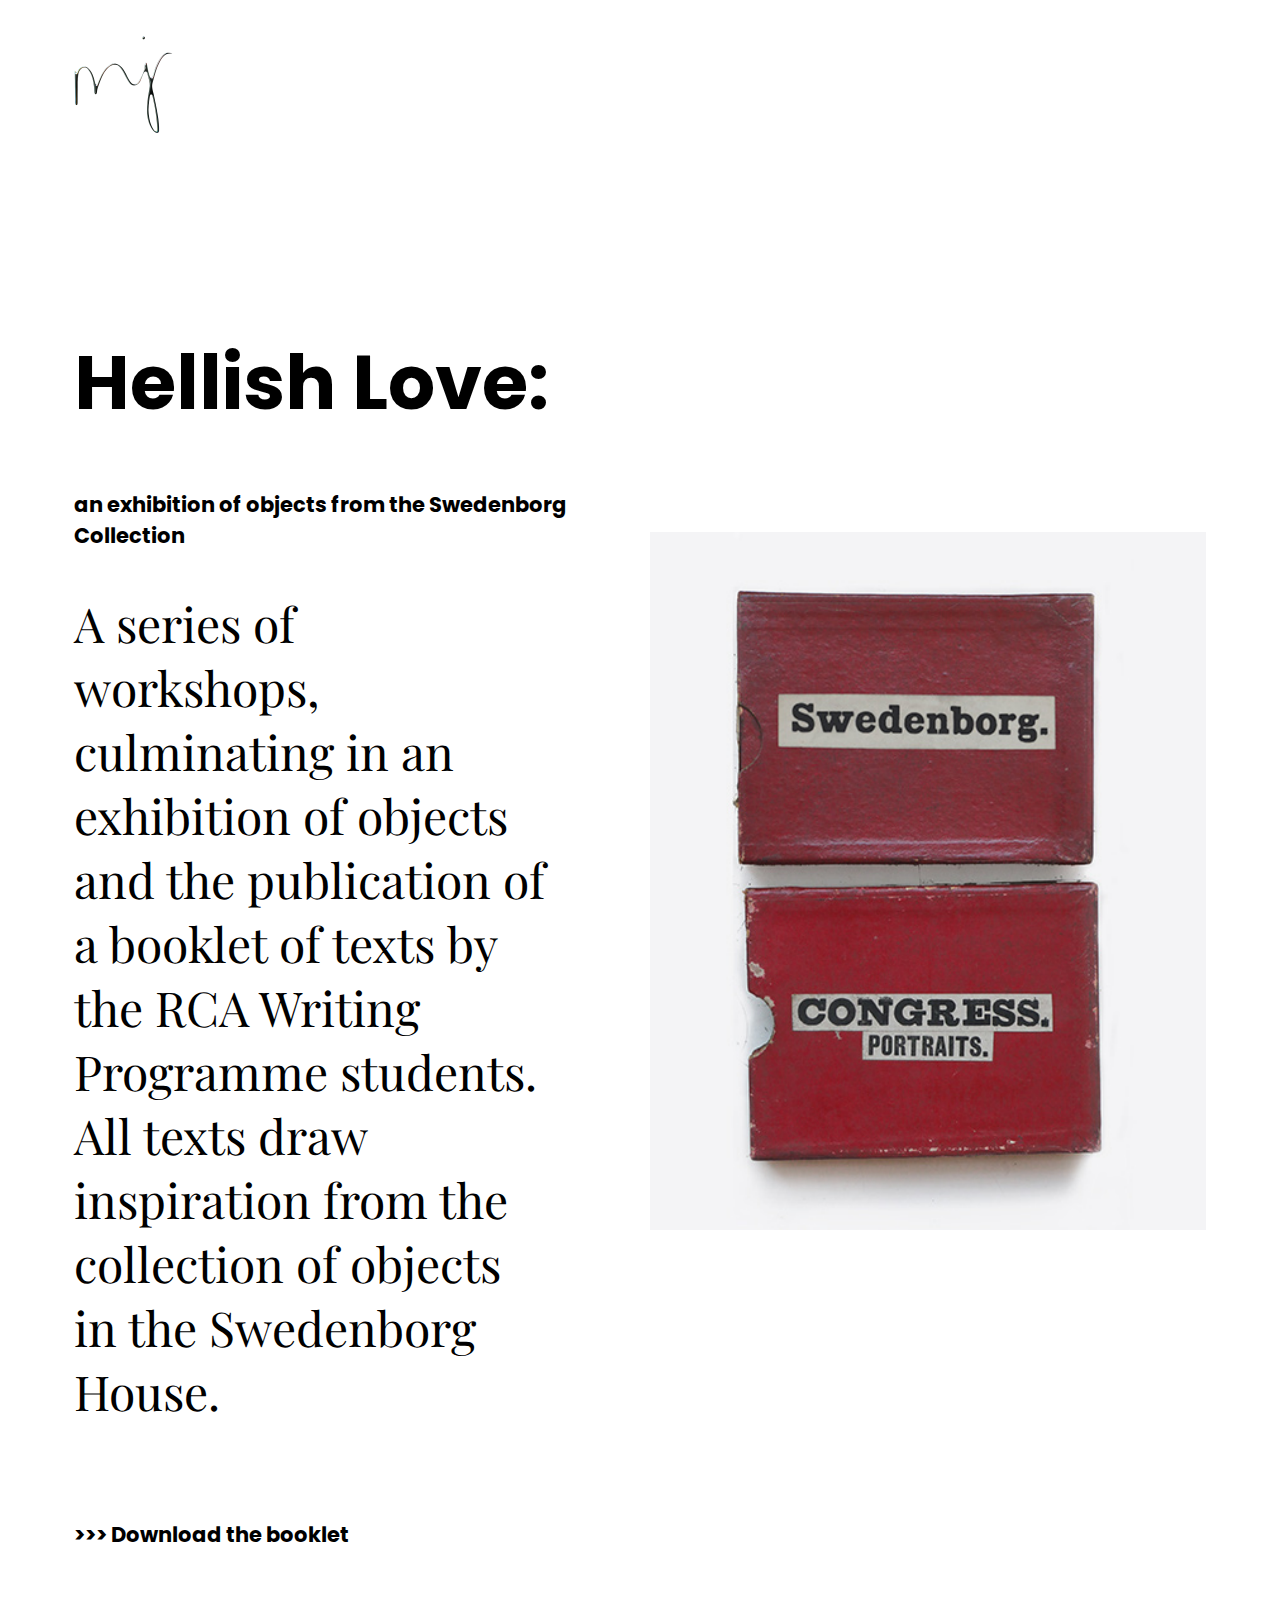
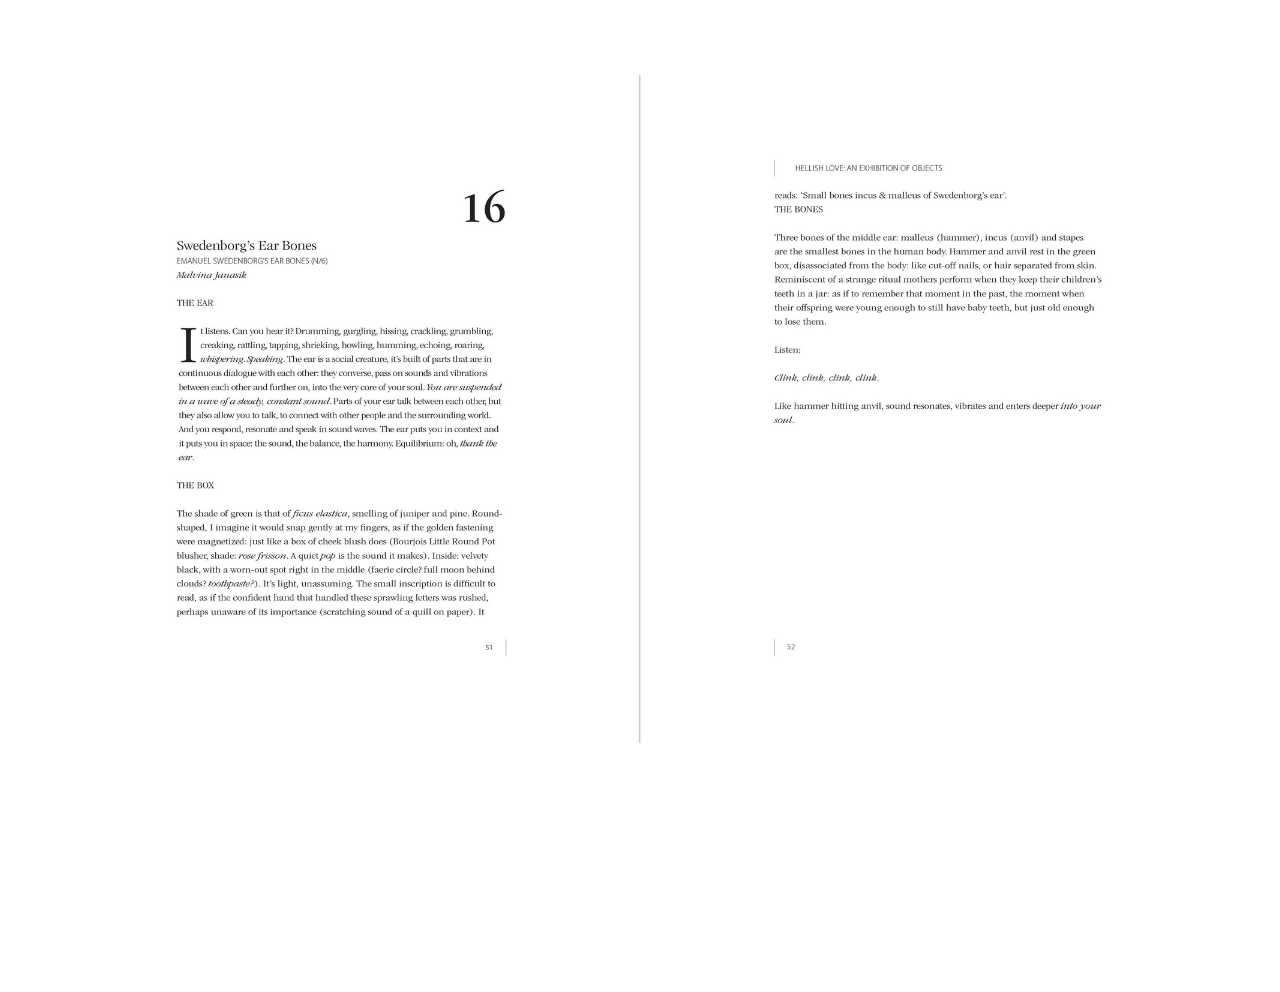
<file: writing/hellish-love/hellishLove.html>
<!DOCTYPE html>
<html lang="en">
<head>
    <meta charset="UTF-8">
    <meta name="viewport" content="width=device-width, initial-scale=1.0">

<!-- stylesheet -->

<link rel="stylesheet" href="../../assets/css/main.css">
<link rel="stylesheet" href="../../assets/css/hellishLove.css">


<!-- fonts -->

        <link rel="preconnect" href="https://fonts.googleapis.com">
        <link rel="preconnect" href="https://fonts.gstatic.com" crossorigin>
        <link
            href="https://fonts.googleapis.com/css2?family=Playfair+Display:ital,wght@0,400..900;1,400..900&family=Poppins:ital,wght@0,100;0,200;0,300;0,400;0,500;0,600;0,700;0,800;0,900;1,100;1,200;1,300;1,400;1,500;1,600;1,700;1,800;1,900&display=swap"
            rel="stylesheet">


    <title>Hellish Love - Malvina Janasik</title>

</head>
<body>

    <div class="logoContainer">
        <a href="../../home.html"><img src="../../assets/images/3D_Logo_transparent.png" alt="" class="logo"></a>
    </div>

    <div class="row">

    <div class="col">
        <h1>Hellish Love:</h1>
        <h3>an exhibition of objects from the Swedenborg Collection</h3>
        <h2>A series of workshops, culminating in an exhibition of objects and the publication of a booklet of texts by the RCA
        Writing Programme students. <br> All texts draw inspiration from the collection of objects in the Swedenborg House.</h2>

        

        <h3><a href="https://www.swedenborg.org.uk/wp-content/uploads/2020/10/HELLISH-LOVE.pdf" target="_blank"> >>> Download the booklet</a></h3>
    </div>
    <div class="col">
    <img src="../../assets/images/hellishLove/1.png" alt="">
    </div>
    </div>
    
    <div class="row">
    <img src="../../assets/images/hellishLove/S2.png" alt="" class="image">
    </div>

    
    
</body>
</html>
</file>
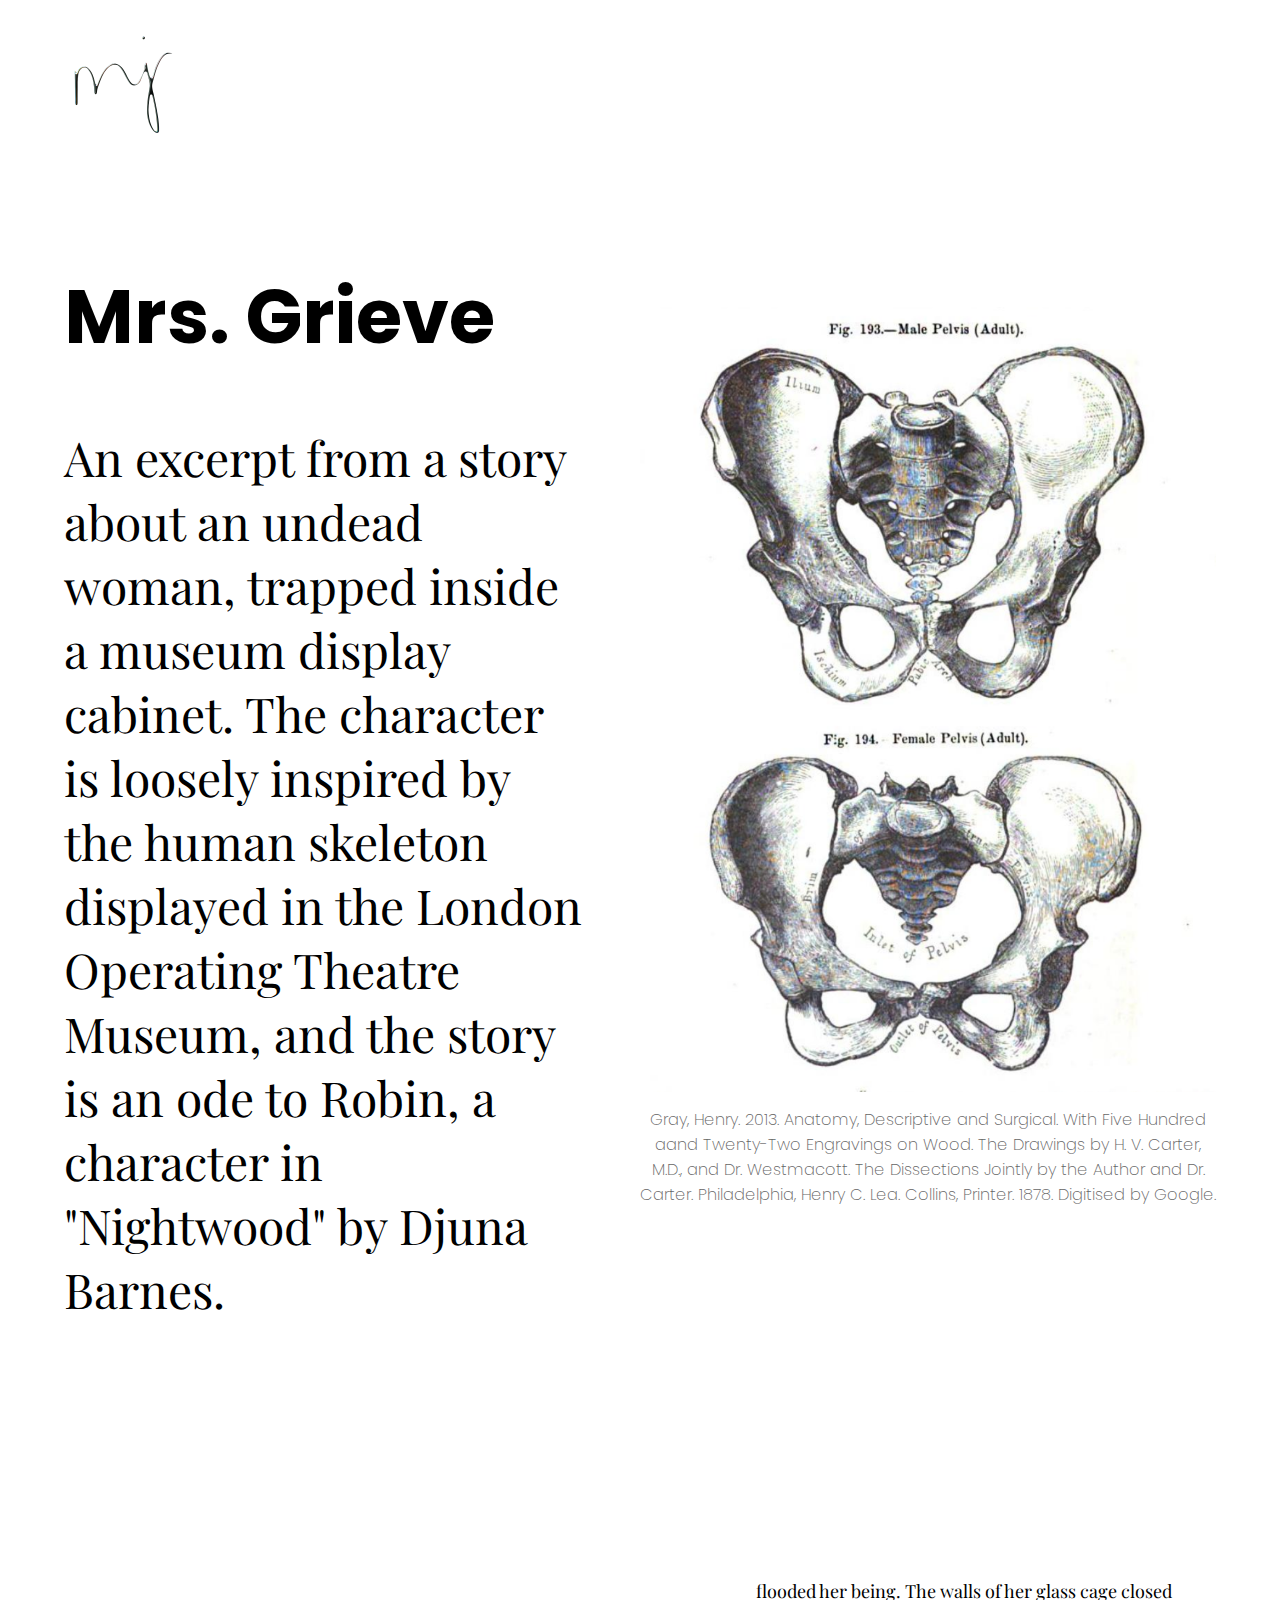
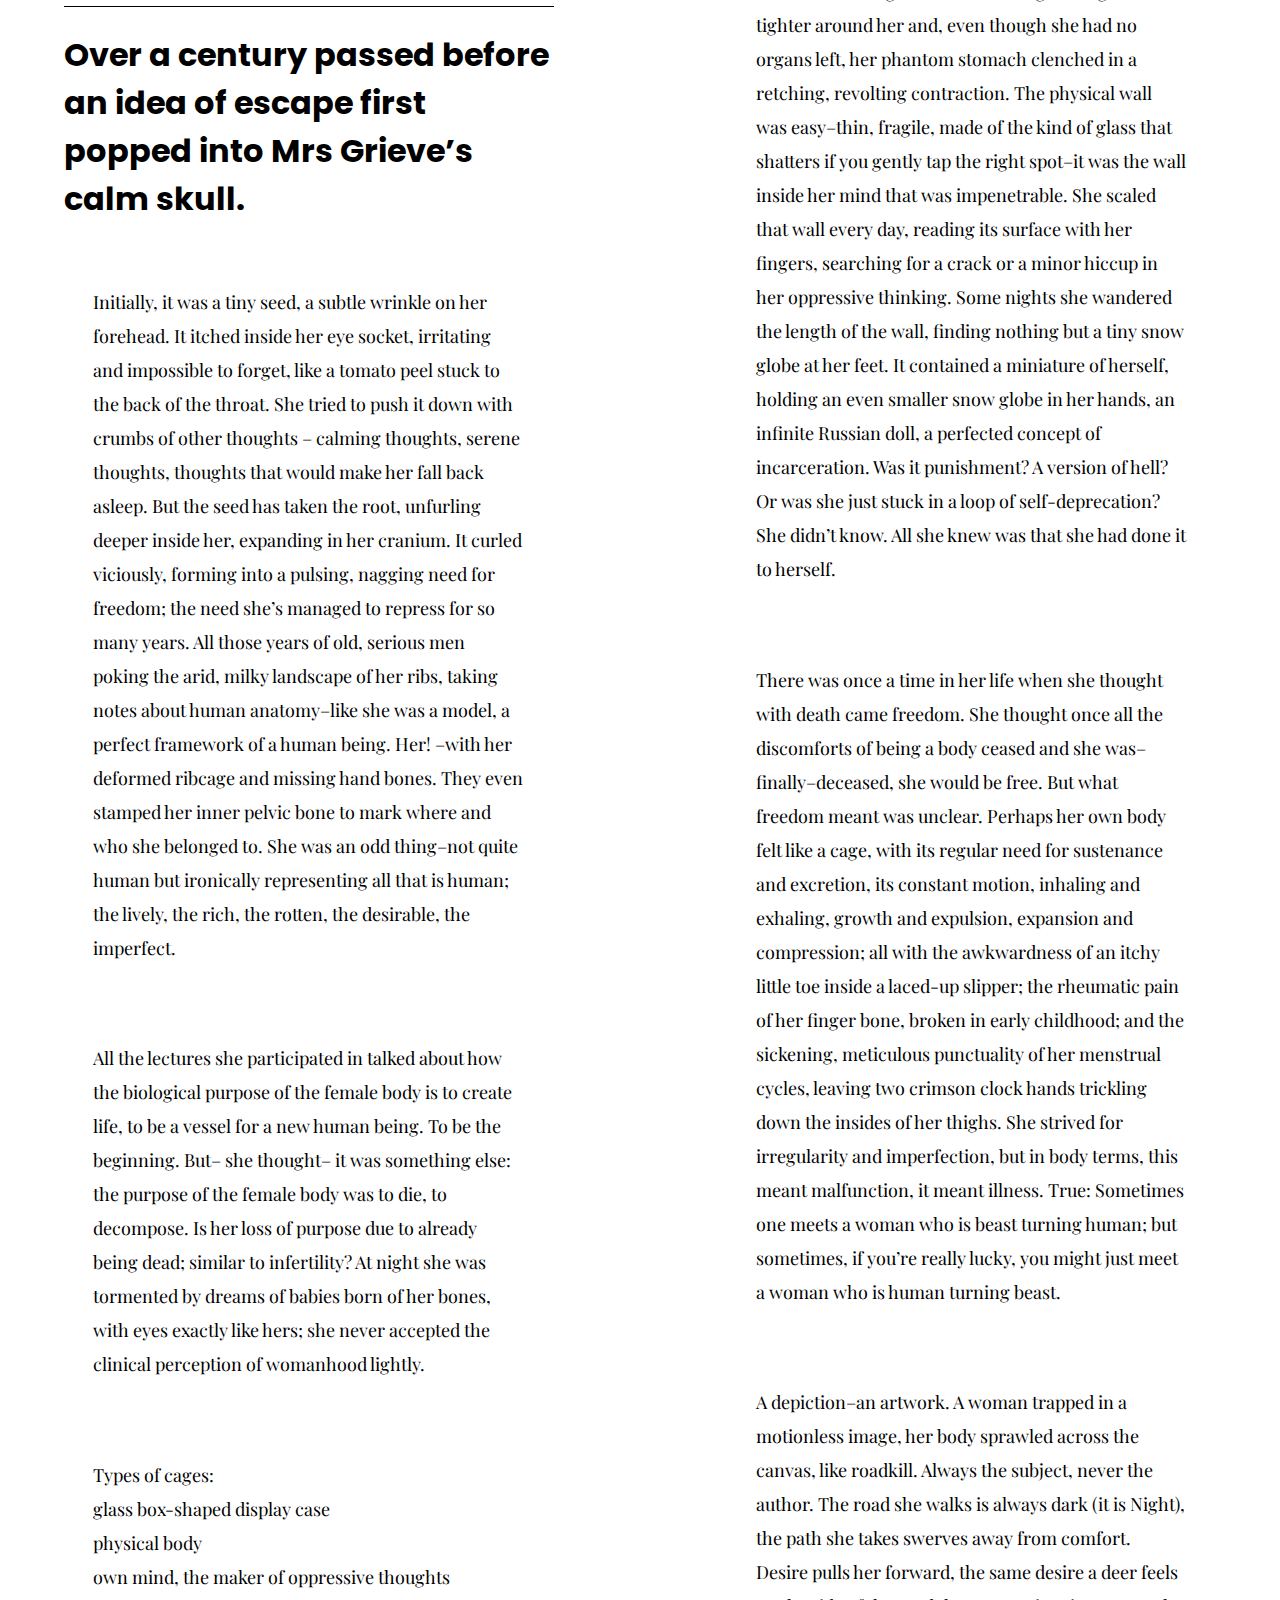
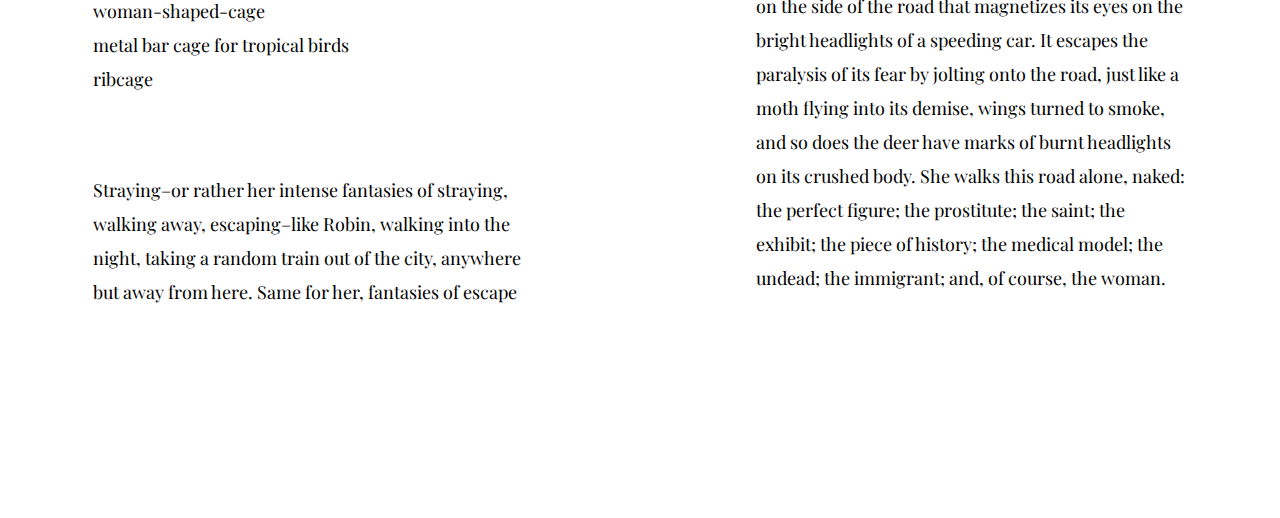
<file: writing/mrs-grieve/mrsGrieve.html>
<!DOCTYPE html>
<html lang="en">

<head>
    <meta charset="UTF-8">
    <meta name="viewport" content="width=device-width, initial-scale=1.0">

    <!-- stylesheet -->

    <link rel="stylesheet" href="../../assets/css/main.css">
    <link rel="stylesheet" href="../../assets/css/mrsGrieve.css">


    <!-- fonts -->

    <link rel="preconnect" href="https://fonts.googleapis.com">
    <link rel="preconnect" href="https://fonts.gstatic.com" crossorigin>
    <link
        href="https://fonts.googleapis.com/css2?family=Playfair+Display:ital,wght@0,400..900;1,400..900&family=Poppins:ital,wght@0,100;0,200;0,300;0,400;0,500;0,600;0,700;0,800;0,900;1,100;1,200;1,300;1,400;1,500;1,600;1,700;1,800;1,900&display=swap"
        rel="stylesheet">


    <title>Mrs Grieve - Malvina Janasik</title>

</head>
<body>
<!-- logo -->

<div class="logoContainer">
    <a href="../../home.html"><img src="../../assets/images/3D_Logo_transparent.png" alt="" class="logo"></a>
</div>

<!-- about -->
 <div class="row">

    <div class="about col">
        <h1>Mrs. Grieve</h1>
        <h2>An excerpt from a story about an undead woman, trapped inside a museum display cabinet. The character is loosely inspired by the human skeleton displayed in the London Operating Theatre Museum, and the story is an ode to Robin, a character in "Nightwood" by Djuna Barnes.</h2>

    </div>
    <div class="image-section col">
        <figure>
            <img src="../../assets/images/mrsGrieve/pelvis.png" alt="" class="image">
            <figcaption>Gray, Henry. 2013. Anatomy, Descriptive and Surgical. With Five Hundred aand Twenty-Two Engravings on Wood. The Drawings by H. V. Carter, M.D., and Dr. Westmacott. The Dissections Jointly by the Author and Dr. Carter. Philadelphia, Henry C. Lea. Collins, Printer. 1878. Digitised by Google.</figcaption>
        </figure>
    </div>
</div>

<!-- text -->
 <div class="row">

<div class="text col">
    <h3 class="firstSentence">Over a century passed before an idea of escape first popped into Mrs Grieve’s calm
    skull.</h3><p> Initially, it was a tiny seed, a subtle wrinkle on her forehead. It itched inside
    her eye socket, irritating and impossible to forget, like a tomato peel stuck to the
    back of the throat. She tried to push it down with crumbs of other thoughts –
    calming thoughts, serene thoughts, thoughts that would make her fall back asleep.
    But the seed has taken the root, unfurling deeper inside her, expanding in her
    cranium. It curled viciously, forming into a pulsing, nagging need for freedom; the
    need she’s managed to repress for so many years. All those years of old, serious
    men poking the arid, milky landscape of her ribs, taking notes about human
    anatomy–like she was a model, a perfect framework of a human being. Her! –with
    her deformed ribcage and missing hand bones. They even stamped her inner pelvic
    bone to mark where and who she belonged to.
    She was an odd thing–not quite human but ironically representing all that is
    human; the lively, the rich, the rotten, the desirable, the imperfect.</p>

    <p>All the lectures she participated in talked about how the biological purpose of the
    female body is to create life, to be a vessel for a new human being. To be the
    beginning. But– she thought– it was something else: the purpose of the female
    body was to die, to decompose. Is her loss of purpose due to already being dead;
    similar to infertility?
    At night she was tormented by dreams of babies born of her bones, with eyes
    exactly like hers; she never accepted the clinical perception of womanhood lightly.</p>

    <p>Types of cages: <br>
    glass box-shaped display case <br>
    physical body <br>
    own mind, the maker of oppressive thoughts <br>
    woman-shaped-cage <br>
    metal bar cage for tropical birds<br>
    ribcage
    <br>
    </p>

    <p>Straying–or rather her intense fantasies of straying, walking away, escaping–like
    Robin, walking into the night, taking a random train out of the city, anywhere but
    away from here. Same for her, fantasies of escape flooded her being. The walls of
    her glass cage closed tighter around her and, even though she had no organs left,
    her phantom stomach clenched in a retching, revolting contraction. The physical
    wall was easy–thin, fragile, made of the kind of glass that shatters if you gently tap
    the right spot–it was the wall inside her mind that was impenetrable. She scaled
    that wall every day, reading its surface with her fingers, searching for a crack or a
    minor hiccup in her oppressive thinking. Some nights she wandered the length of
    the wall, finding nothing but a tiny snow globe at her feet. It contained a miniature
    of herself, holding an even smaller snow globe in her hands, an infinite Russian
    doll, a perfected concept of incarceration. Was it punishment? A version of hell? Or
    was she just stuck in a loop of self-deprecation? She didn’t know. All she knew was
    that she had done it to herself.</p>

    <p>There was once a time in her life when she thought with death came freedom. She
    thought once all the discomforts of being a body ceased and she
    was–finally–deceased, she would be free. But what freedom meant was unclear.
    Perhaps her own body felt like a cage, with its regular need for sustenance and
    excretion, its constant motion, inhaling and exhaling, growth and expulsion,
    expansion and compression; all with the awkwardness of an itchy little toe inside a
    laced-up slipper; the rheumatic pain of her finger bone, broken in early childhood;
    and the sickening, meticulous punctuality of her menstrual cycles, leaving two
    crimson clock hands trickling down the insides of her thighs. She strived for
    irregularity and imperfection, but in body terms, this meant malfunction, it meant
    illness. True: Sometimes one meets a woman who is beast turning human; but
    sometimes, if you’re really lucky, you might just meet a woman who is human
    turning beast.</p>

    <p>A depiction–an artwork. A woman trapped in a motionless image, her body
    sprawled across the canvas, like roadkill. Always the subject, never the author.
    The road she walks is always dark (it is Night), the path she takes swerves away
    from comfort. Desire pulls her forward, the same desire a deer feels on the side of
    the road that magnetizes its eyes on the bright headlights of a speeding car. It
    escapes the paralysis of its fear by jolting onto the road, just like a moth flying into
    its demise, wings turned to smoke, and so does the deer have marks of burnt
    headlights on its crushed body. She walks this road alone, naked: the perfect
    figure; the prostitute; the saint; the exhibit; the piece of history; the medical
    model; the undead; the immigrant; and, of course, the woman.</p>
</div>
</div>
    
</body>
</html>
</file>
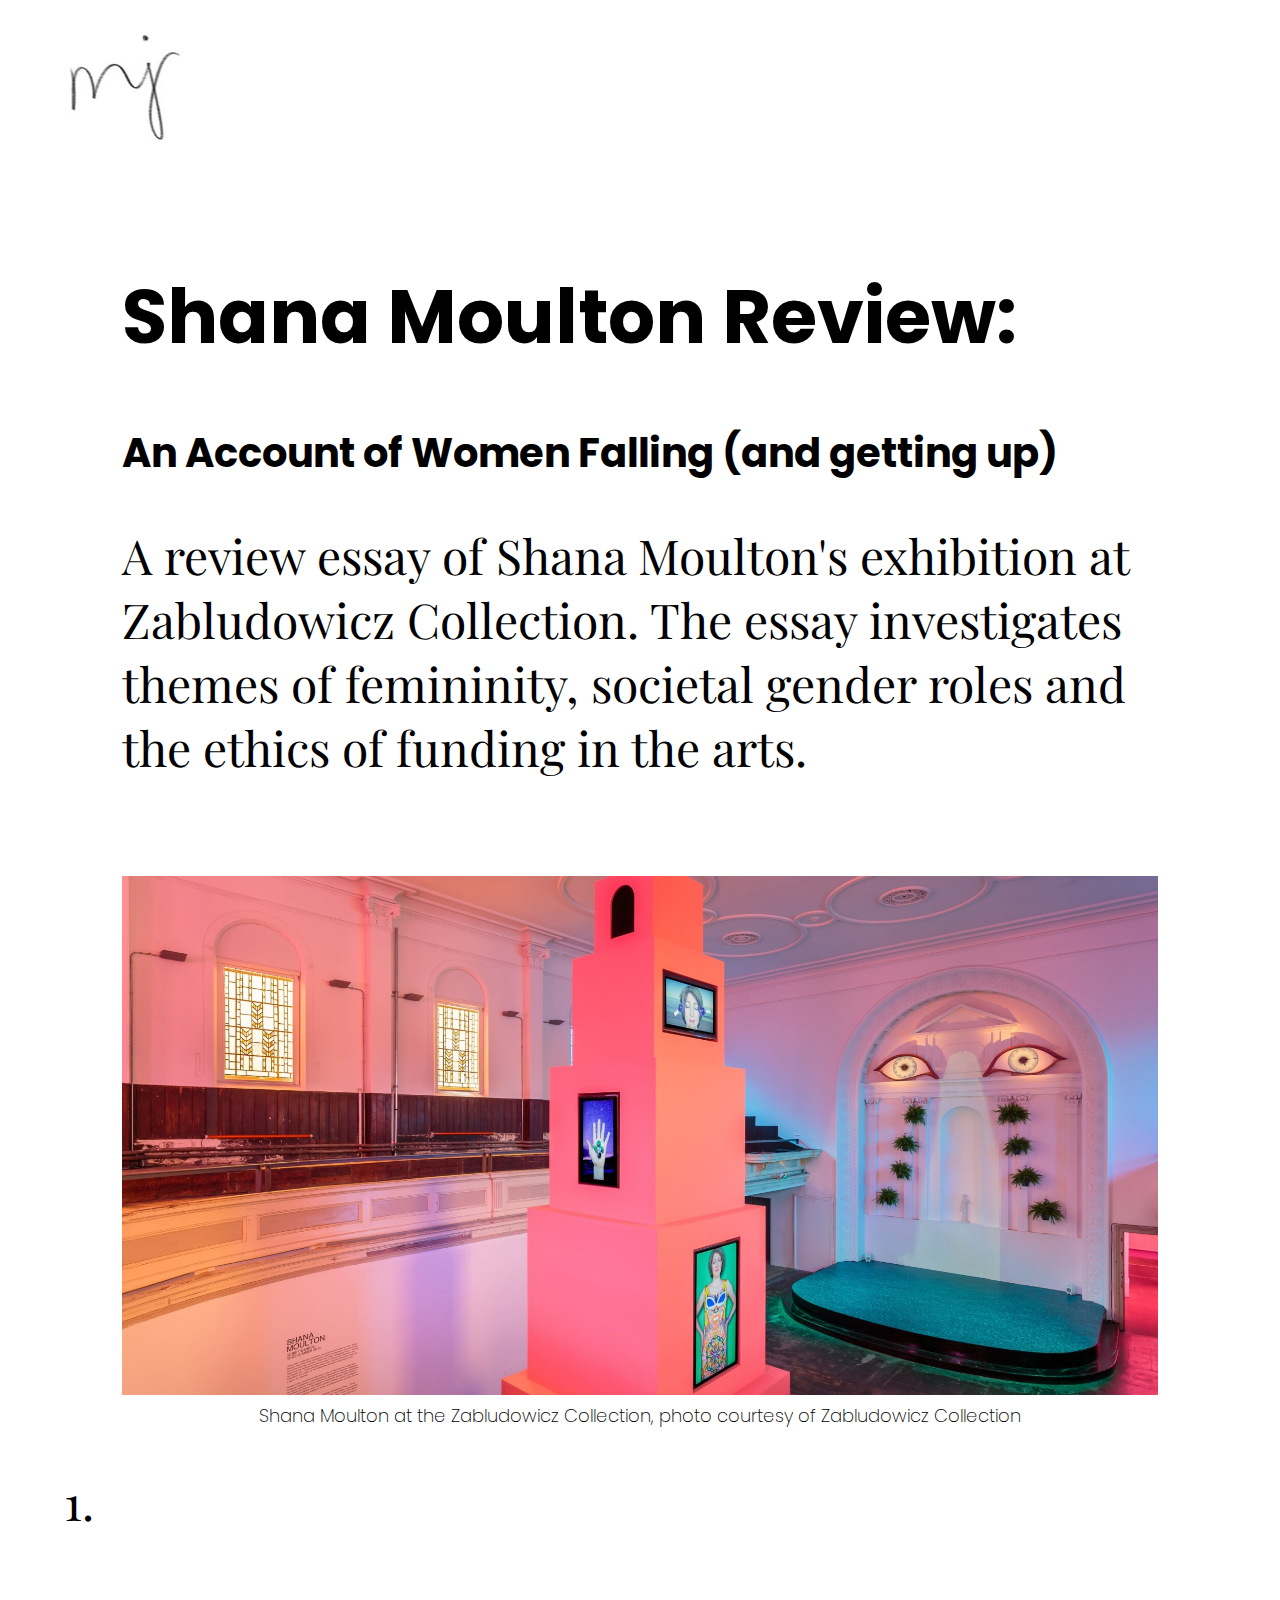
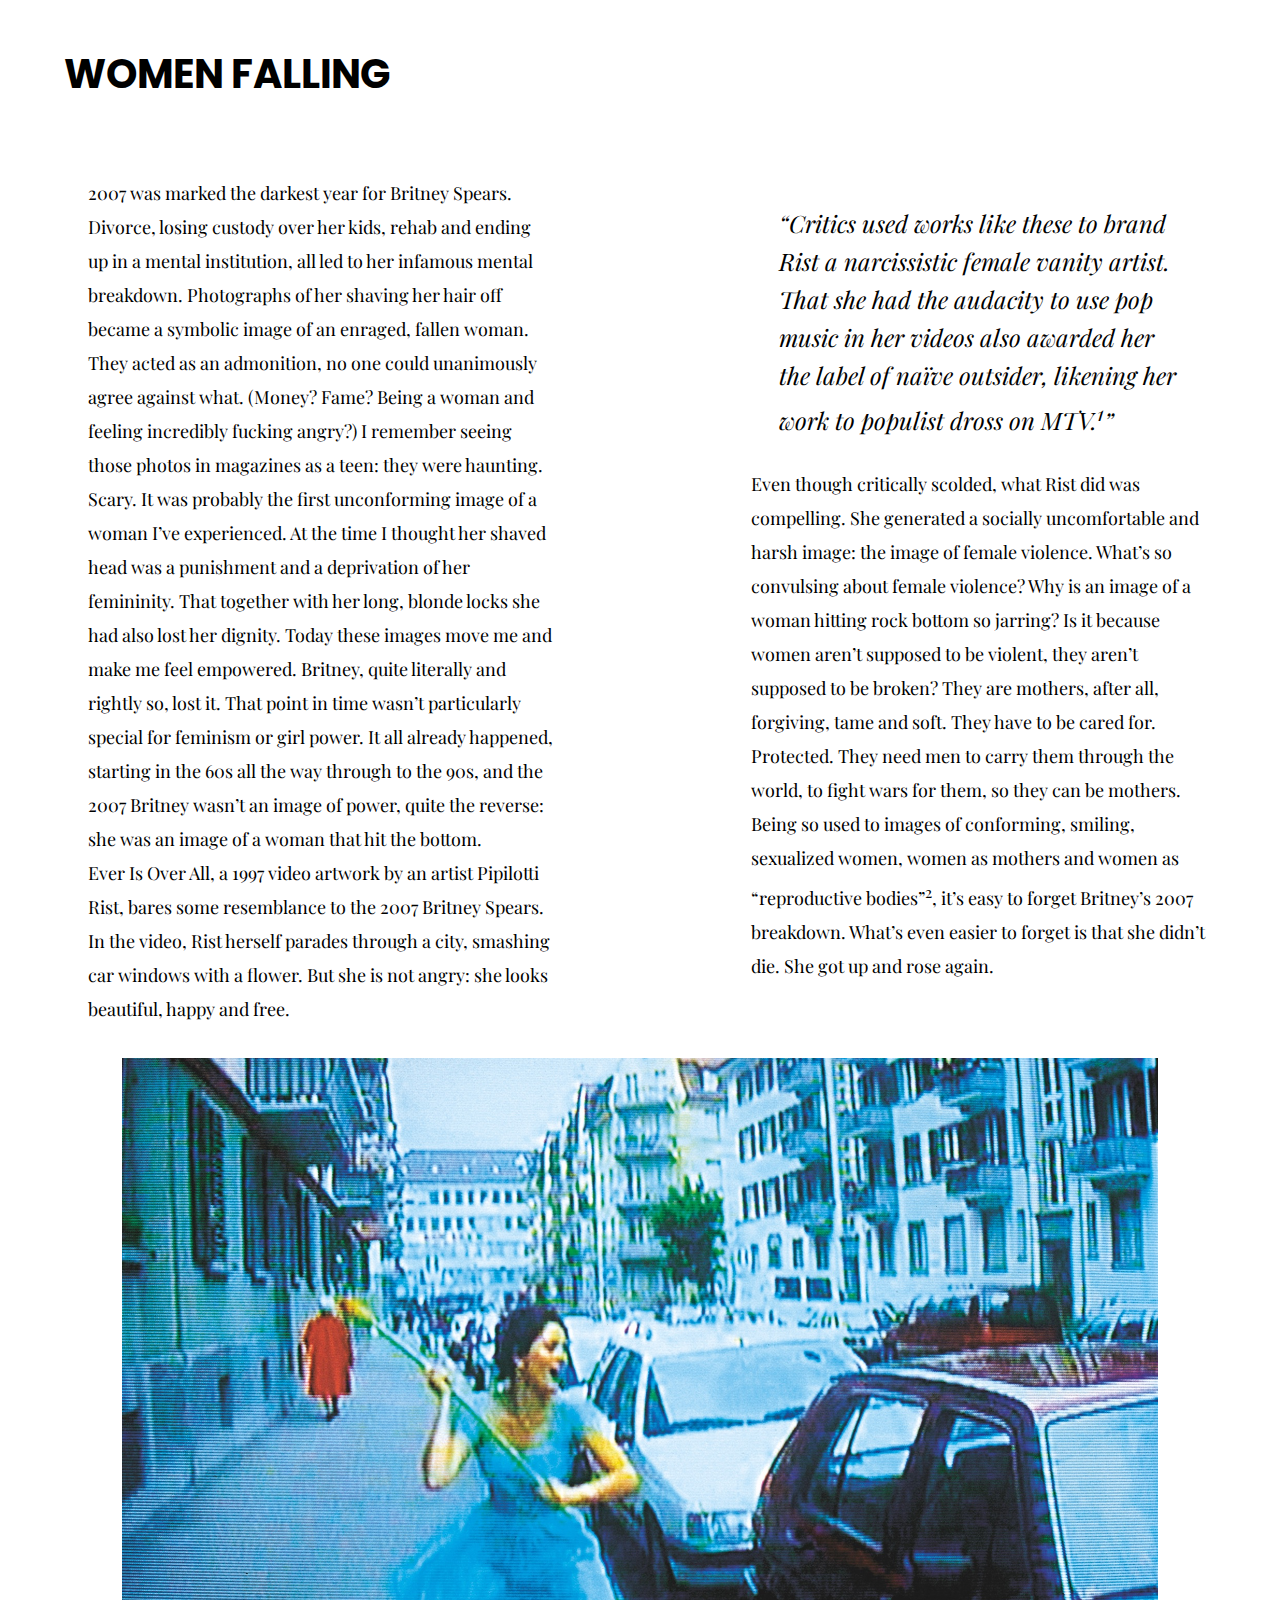
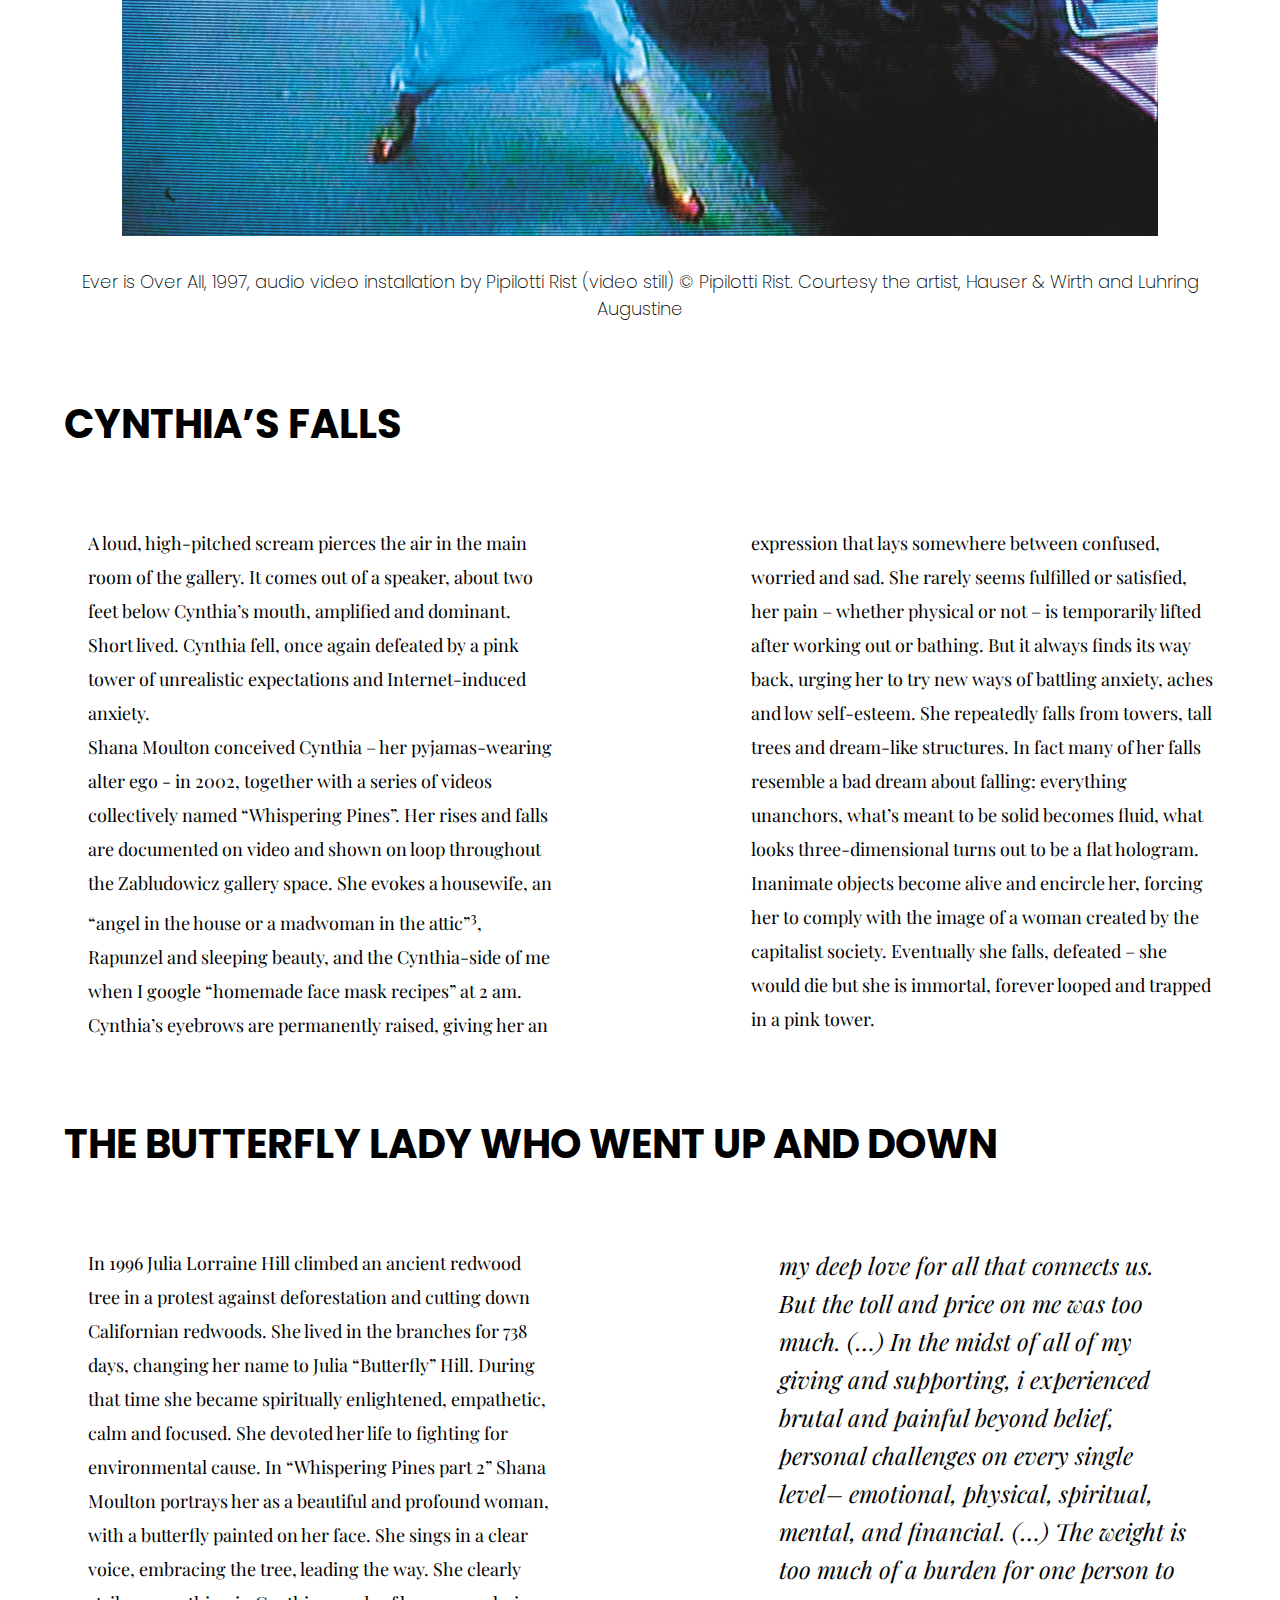
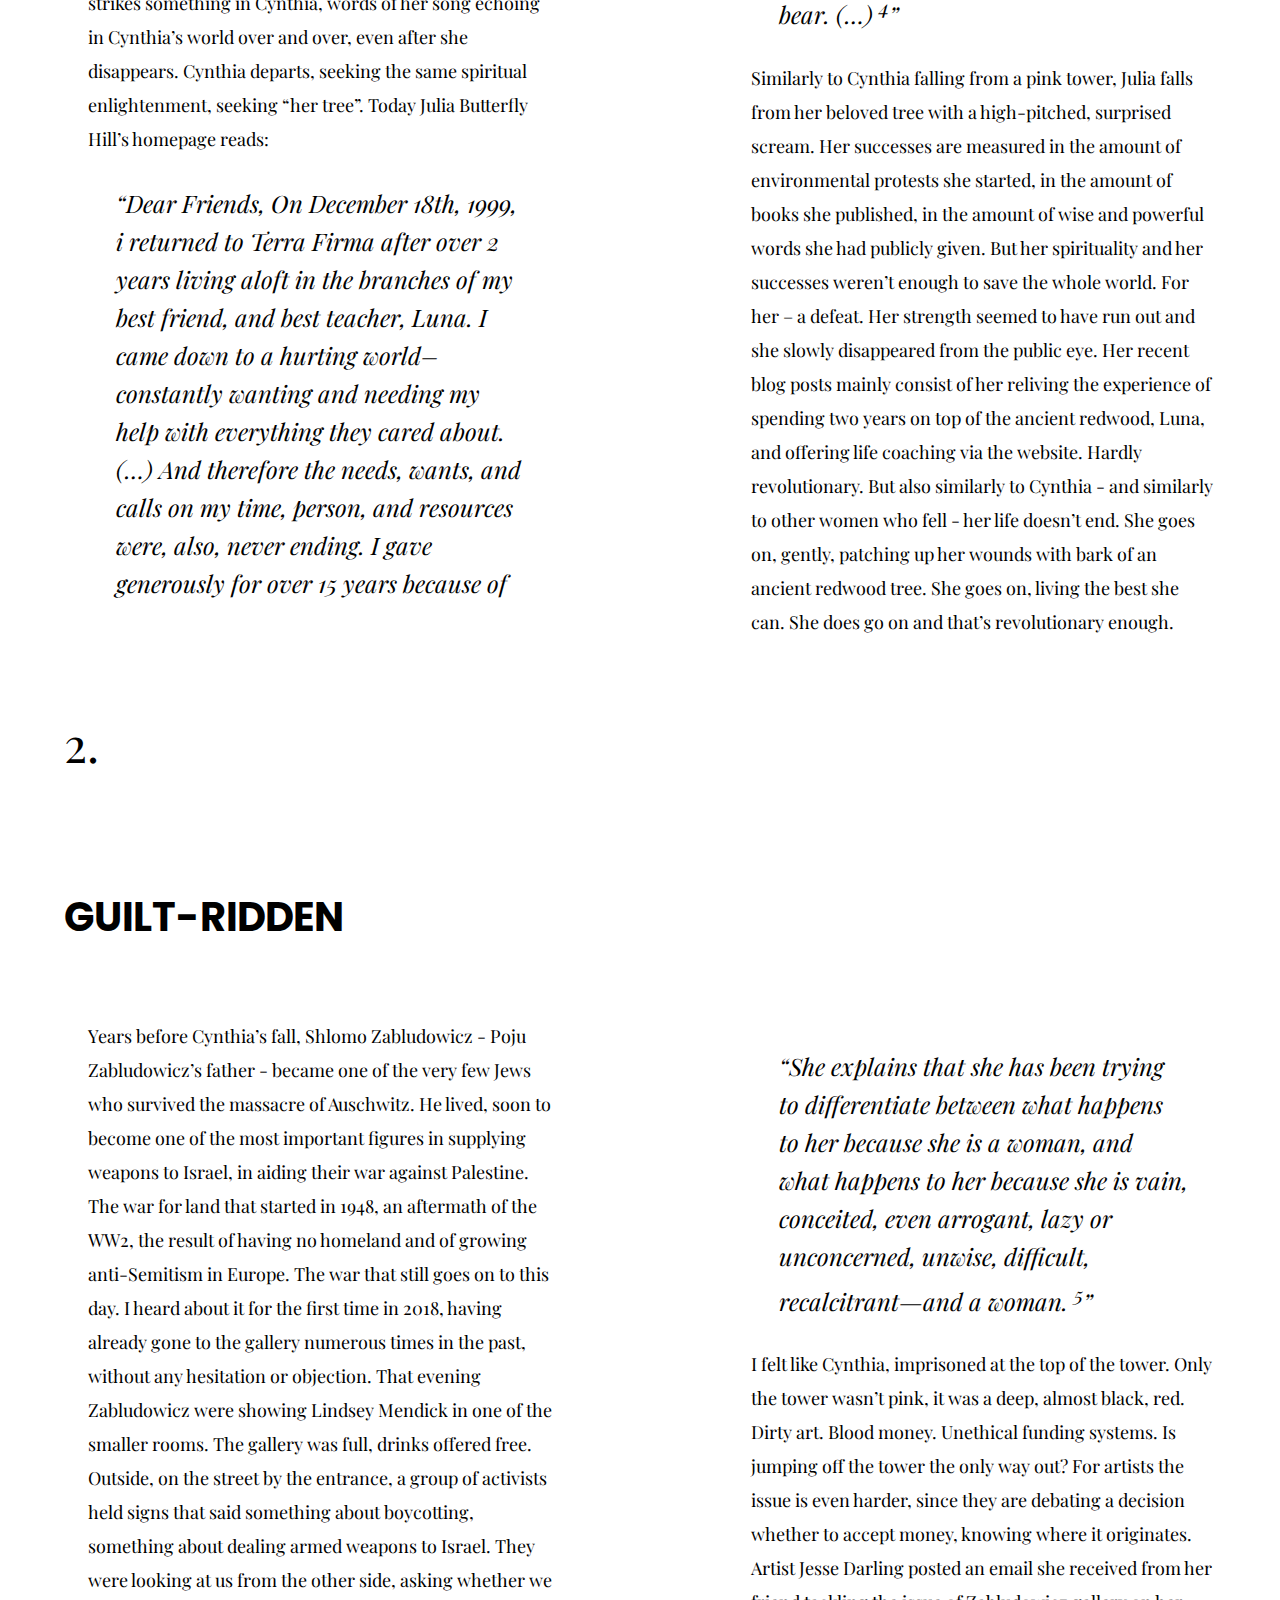
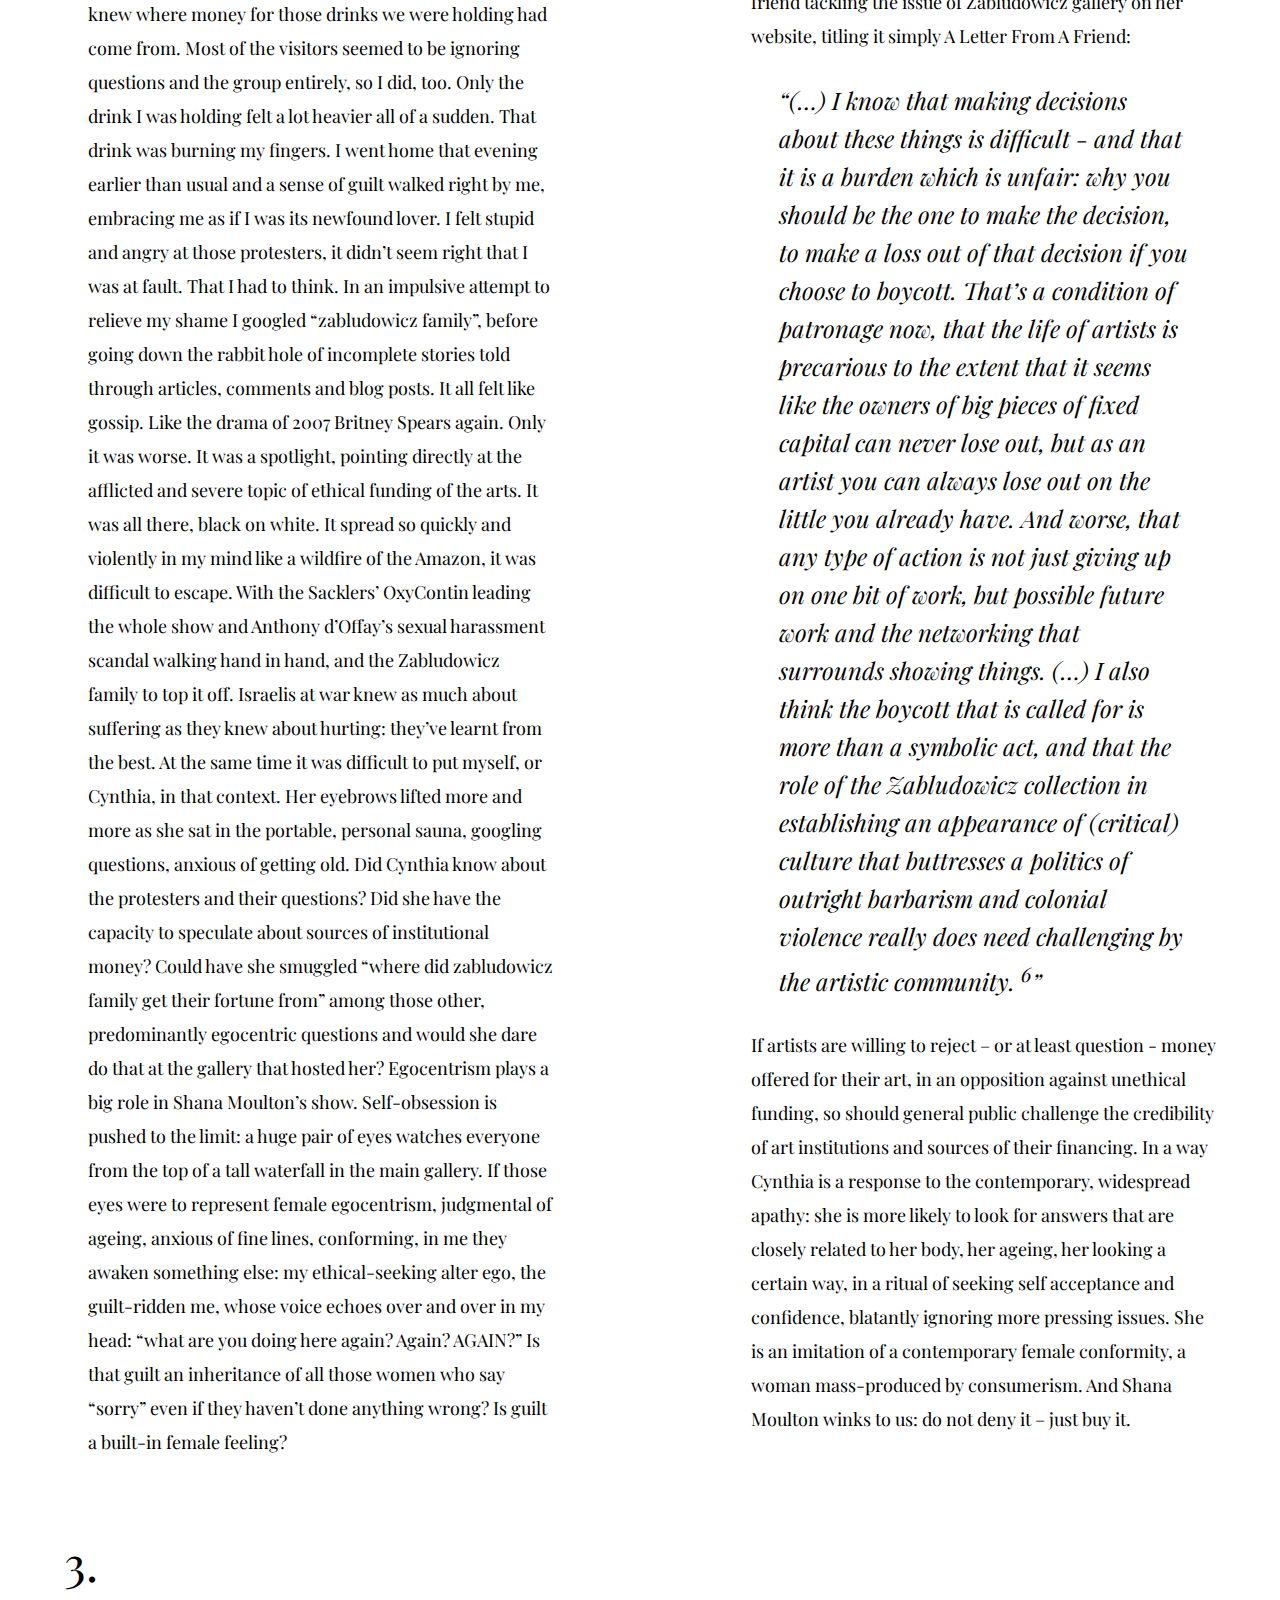
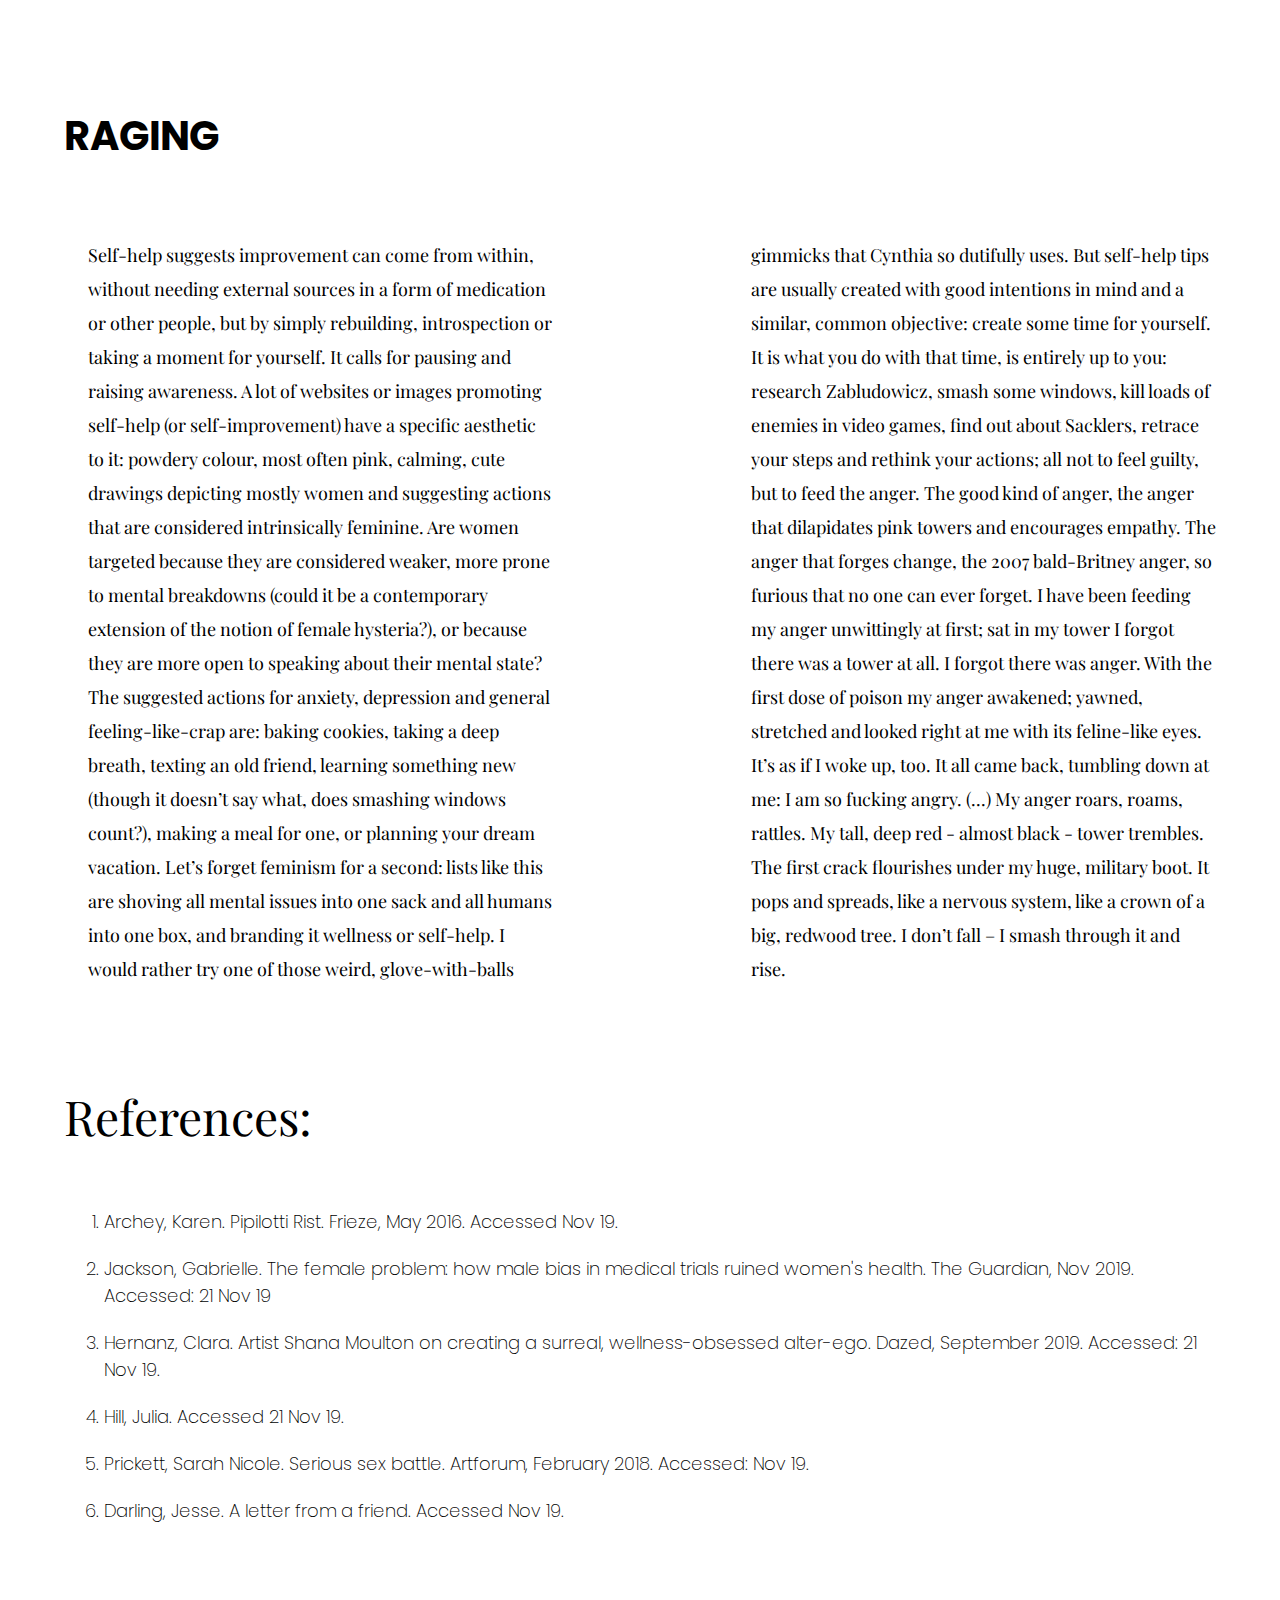
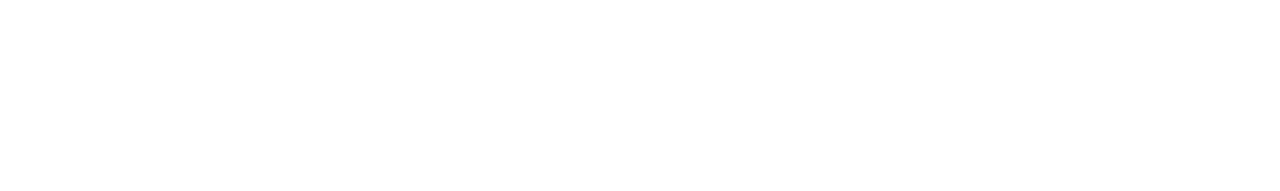
<file: writing/women-falling/womenFalling.html>
<!DOCTYPE html>
<html lang="en">

<head>
    <meta charset="UTF-8">
    <meta name="viewport" content="width=device-width, initial-scale=1.0">

    <!-- stylesheet -->

    <link rel="stylesheet" href="../../assets/css/main.css">
    <link rel="stylesheet" href="../../assets/css/womenFalling.css">


    <!-- fonts -->

    <link rel="preconnect" href="https://fonts.googleapis.com">
    <link rel="preconnect" href="https://fonts.gstatic.com" crossorigin>
    <link
        href="https://fonts.googleapis.com/css2?family=Playfair+Display:ital,wght@0,400..900;1,400..900&family=Poppins:ital,wght@0,100;0,200;0,300;0,400;0,500;0,600;0,700;0,800;0,900;1,100;1,200;1,300;1,400;1,500;1,600;1,700;1,800;1,900&display=swap"
        rel="stylesheet">


    <title>Women Falling - Malvina Janasik</title>

</head>
<body>

    <!-- logo -->

        <div class="logoContainer">
            <a href="../../home.html"><img src="../../assets/images/logo.jpg" alt="" class="logo"></a>
        </div>

    <!-- about -->

        <div class="about">
        <h1>Shana Moulton Review:</h1>
        <h3>An Account of Women Falling (and getting up)</h3>
        <h2>A review essay of Shana Moulton's exhibition at Zabludowicz Collection. The essay investigates themes of femininity, societal gender roles and the ethics of funding in the arts.</h2>
        </div>

        <div class="figure">

        <img src="../../assets/images/womenFalling/Shana-Moulton-3.jpg" alt="">
        <figcaption>Shana Moulton at the Zabludowicz Collection, photo courtesy of Zabludowicz Collection</figcaption>
        </div>

        

    <!-- text -->

    <div class="container">
            <h2>1.</h2>
            <h3>WOMEN FALLING</h3>
            <div class="text-wrapper">

                <div class="col">
            
                <p>2007 was marked the darkest year for Britney Spears. Divorce, losing custody over her kids, rehab and ending up in a
                mental institution, all led to her infamous mental breakdown. Photographs of her shaving her hair off became a symbolic
                image of an enraged, fallen woman. They acted as an admonition, no one could unanimously agree against what. (Money?
                Fame? Being a woman and feeling incredibly fucking angry?)
                I remember seeing those photos in magazines as a teen: they were haunting. Scary. It was probably the first unconforming
                image of a woman I’ve experienced. At the time I thought her shaved head was a punishment and a deprivation of her
                femininity. That together with her long, blonde locks she had also lost her dignity. Today these images move me and make
                me feel empowered. Britney, quite literally and rightly so, lost it.

                That point in time wasn’t particularly special for feminism or girl power. It all already happened, starting in the 60s
                all the way through to the 90s, and the 2007 Britney wasn’t an image of power, quite the reverse: she was an image of a
                woman that hit the bottom.</p>
                <!-- </div>
                <div class="col"> -->
            
                <p>Ever Is Over All, a 1997 video artwork by an artist Pipilotti Rist, bares some resemblance to the 2007 Britney Spears.
                In the video, Rist herself parades through a city, smashing car windows with a flower. But she is not angry: she looks
                beautiful, happy and free. <q>Critics used works like these to brand Rist a narcissistic female vanity artist. That she
                had the audacity to use pop music in her videos also awarded her the label of naïve outsider, likening her work to
                populist dross on MTV.<sup><a href="#fn1" id="ref1">1</a></sup></q> Even though critically scolded, what Rist did was compelling. She generated a socially
                uncomfortable and harsh image: the image of female violence.

                What’s so convulsing about female violence? Why is an image of a woman hitting rock bottom so jarring? Is it because
                women aren’t supposed to be violent, they aren’t supposed to be broken? They are mothers, after all, forgiving, tame and
                soft. They have to be cared for. Protected. They need men to carry them through the world, to fight wars for them, so
                they can be mothers. Being so used to images of conforming, smiling, sexualized women, women as mothers and women as
                “reproductive bodies”<sup><a href="#fn2" id="ref2">2</a></sup>, it’s easy to forget Britney’s 2007 breakdown. What’s even easier to forget is that she didn’t
                die. She got up and rose again.</p>
                </div>
            </div>
        
            <img src="../../assets/images/womenFalling/rist.jpg" alt="">
            <figcaption>Ever is Over All, 1997, audio video installation by Pipilotti Rist (video still) © Pipilotti Rist. Courtesy the artist, Hauser & Wirth and Luhring Augustine</figcaption>
        
            <h3>CYNTHIA’S FALLS</h3>

            <div class="text-wrapper">

                <div class="col">

            <p>A loud, high-pitched scream pierces the air in the main room of the gallery. It comes out of a speaker, about two feet
            below Cynthia’s mouth, amplified and dominant. Short lived. Cynthia fell, once again defeated by a pink tower of
            unrealistic expectations and Internet-induced anxiety. <br>
            
            Shana Moulton conceived Cynthia – her pyjamas-wearing alter ego - in 2002, together with a series of videos collectively
            named “Whispering Pines”. Her rises and falls are documented on video and shown on loop throughout the Zabludowicz
            gallery space. She evokes a housewife, an “angel in the house or a madwoman in the attic”<sup><a href="#fn3" id="ref3">3</a></sup>, Rapunzel and sleeping beauty,
            and the Cynthia-side of me when I google “homemade face mask recipes” at 2 am.

            Cynthia’s eyebrows are permanently raised, giving her an expression that lays somewhere between confused, worried and
            sad. She rarely seems fulfilled or satisfied, her pain – whether physical or not – is temporarily lifted after working
            out or bathing. But it always finds its way back, urging her to try new ways of battling anxiety, aches and low
            self-esteem.
            
            She repeatedly falls from towers, tall trees and dream-like structures. In fact many of her falls resemble a bad dream
            about falling: everything unanchors, what’s meant to be solid becomes fluid, what looks three-dimensional turns out to
            be a flat hologram. Inanimate objects become alive and encircle her, forcing her to comply with the image of a woman
            created by the capitalist society. Eventually she falls, defeated – she would die but she is immortal, forever looped
            and trapped in a pink tower.</p>
            </div>
        </div>

        <h3>THE BUTTERFLY LADY WHO WENT UP AND DOWN</h3>

        <div class="text-wrapper">
            <div class="col">
            

            <p>In 1996 Julia Lorraine Hill climbed an ancient redwood tree in a protest against deforestation and cutting down
            Californian redwoods. She lived in the branches for 738 days, changing her name to Julia “Butterfly” Hill. During that
            time she became spiritually enlightened, empathetic, calm and focused. She devoted her life to fighting for
            environmental cause.
            In “Whispering Pines part 2” Shana Moulton portrays her as a beautiful and profound woman, with a butterfly painted on
            her face. She sings in a clear voice, embracing the tree, leading the way. She clearly strikes something in Cynthia,
            words of her song echoing in Cynthia’s world over and over, even after she disappears. Cynthia departs, seeking the same
            spiritual enlightenment, seeking “her tree”.

            Today Julia Butterfly Hill’s homepage reads:
            
            <q>Dear Friends,
            
            On December 18th, 1999, i returned to Terra Firma after over 2 years living aloft in the branches of my best friend, and
            best teacher, Luna.
            
            I came down to a hurting world– constantly wanting and needing my help with everything they cared about. (…) And
            therefore the needs, wants, and calls on my time, person, and resources were, also, never ending.
            
            I gave generously for over 15 years because of my deep love for all that connects us.
            
            But the toll and price on me was too much. (…)
            
            In the midst of all of my giving and supporting, i experienced brutal and painful beyond belief, personal challenges on
            every single level– emotional, physical, spiritual, mental, and financial.
            
            (…) The weight is too much of a burden for one person to bear. (…) <sup><a href="#fn4">4</a></sup></q>

            Similarly to Cynthia falling from a pink tower, Julia falls from her beloved tree with a high-pitched, surprised scream.
            Her successes are measured in the amount of environmental protests she started, in the amount of books she published, in
            the amount of wise and powerful words she had publicly given. But her spirituality and her successes weren’t enough to
            save the whole world. For her – a defeat. Her strength seemed to have run out and she slowly disappeared from the public
            eye. Her recent blog posts mainly consist of her reliving the experience of spending two years on top of the ancient
            redwood, Luna, and offering life coaching via the website. Hardly revolutionary.
            But also similarly to Cynthia - and similarly to other women who fell - her life doesn’t end. She goes on, gently,
            patching up her wounds with bark of an ancient redwood tree. She goes on, living the best she can. She does go on and
            that’s revolutionary enough.</p>

            </div>
        </div>


        <h2>2.</h2>
        <h3>GUILT-RIDDEN</h3>

        
        <div class="text-wrapper">
        <div class="col">
            

            <p>Years before Cynthia’s fall, Shlomo Zabludowicz - Poju Zabludowicz’s father - became one of the very few Jews who
            survived the massacre of Auschwitz. He lived, soon to become one of the most important figures in supplying weapons to
            Israel, in aiding their war against Palestine. The war for land that started in 1948, an aftermath of the WW2, the
            result of having no homeland and of growing anti-Semitism in Europe. The war that still goes on to this day.

            I heard about it for the first time in 2018, having already gone to the gallery numerous times in the past, without any
            hesitation or objection. That evening Zabludowicz were showing Lindsey Mendick in one of the smaller rooms. The gallery
            was full, drinks offered free. Outside, on the street by the entrance, a group of activists held signs that said
            something about boycotting, something about dealing armed weapons to Israel. They were looking at us from the other
            side, asking whether we knew where money for those drinks we were holding had come from. Most of the visitors seemed to
            be ignoring questions and the group entirely, so I did, too.
            Only the drink I was holding felt a lot heavier all of a sudden. That drink was burning my fingers.

            I went home that evening earlier than usual and a sense of guilt walked right by me, embracing me as if I was its
            newfound lover. I felt stupid and angry at those protesters, it didn’t seem right that I was at fault. That I had to
            think. In an impulsive attempt to relieve my shame I googled “zabludowicz family”, before going down the rabbit hole of
            incomplete stories told through articles, comments and blog posts. It all felt like gossip. Like the drama of 2007
            Britney Spears again. Only it was worse. It was a spotlight, pointing directly at the afflicted and severe topic of
            ethical funding of the arts. It was all there, black on white. It spread so quickly and violently in my mind like a
            wildfire of the Amazon, it was difficult to escape. With the Sacklers’ OxyContin leading the whole show and Anthony
            d’Offay’s sexual harassment scandal walking hand in hand, and the Zabludowicz family to top it off. Israelis at war knew
            as much about suffering as they knew about hurting: they’ve learnt from the best.
            At the same time it was difficult to put myself, or Cynthia, in that context. Her eyebrows lifted more and more as she
            sat in the portable, personal sauna, googling questions, anxious of getting old. Did Cynthia know about the protesters
            and their questions? Did she have the capacity to speculate about sources of institutional money? Could have she
            smuggled “where did zabludowicz family get their fortune from” among those other, predominantly egocentric questions and
            would she dare do that at the gallery that hosted her?

            Egocentrism plays a big role in Shana Moulton’s show. Self-obsession is pushed to the limit: a huge pair of eyes watches
            everyone from the top of a tall waterfall in the main gallery. If those eyes were to represent female egocentrism,
            judgmental of ageing, anxious of fine lines, conforming, in me they awaken something else: my ethical-seeking alter ego,
            the guilt-ridden me, whose voice echoes over and over in my head: “what are you doing here again? Again? AGAIN?” Is that
            guilt an inheritance of all those women who say “sorry” even if they haven’t done anything wrong? Is guilt a built-in
            female feeling? <q>She explains that she has been trying to differentiate between what happens to her because she is a
            woman, and what happens to her because she is vain, conceited, even arrogant, lazy or unconcerned, unwise, difficult,
            recalcitrant—and a woman. <sup><a href="#fn5">5</a></sup></q>

            I felt like Cynthia, imprisoned at the top of the tower. Only the tower wasn’t pink, it was a deep, almost black, red.
            Dirty art. Blood money. Unethical funding systems. Is jumping off the tower the only way out?

            For artists the issue is even harder, since they are debating a decision whether to accept money, knowing where it
            originates. Artist Jesse Darling posted an email she received from her friend tackling the issue of Zabludowicz gallery
            on her website, titling it simply A Letter From A Friend: <q>(…) I know that making decisions about these things is
            difficult - and that it is a burden which is unfair: why you should be the one to make the decision, to make a loss out
            of that decision if you choose to boycott. That’s a condition of patronage now, that the life of artists is precarious
            to the extent that it seems like the owners of big pieces of fixed capital can never lose out, but as an artist you can
            always lose out on the little you already have. And worse, that any type of action is not just giving up on one bit of
            work, but possible future work and the networking that surrounds showing things. (…) I also think the boycott that is
            called for is more than a symbolic act, and that the role of the Zabludowicz collection in establishing an appearance of
            (critical) culture that buttresses a politics of outright barbarism and colonial violence really does need challenging
            by the artistic community. <sup><a href="#fn6">6</a></sup></q>

            If artists are willing to reject – or at least question - money offered for their art, in an opposition against
            unethical funding, so should general public challenge the credibility of art institutions and sources of their
            financing. In a way Cynthia is a response to the contemporary, widespread apathy: she is more likely to look for answers
            that are closely related to her body, her ageing, her looking a certain way, in a ritual of seeking self acceptance and
            confidence, blatantly ignoring more pressing issues. She is an imitation of a contemporary female conformity, a woman
            mass-produced by consumerism. And Shana Moulton winks to us: do not deny it – just buy it.
        </div>
        </div>
        
        
            <h2>3.</h2>
            <h3>RAGING</h3>

            <div class="text-wrapper">
            <div class="col">
            

            <p>Self-help suggests improvement can come from within, without needing external sources in a form of medication or other
            people, but by simply rebuilding, introspection or taking a moment for yourself. It calls for pausing and raising
            awareness. A lot of websites or images promoting self-help (or self-improvement) have a specific aesthetic to it:
            powdery colour, most often pink, calming, cute drawings depicting mostly women and suggesting actions that are
            considered intrinsically feminine. Are women targeted because they are considered weaker, more prone to mental
            breakdowns (could it be a contemporary extension of the notion of female hysteria?), or because they are more open to
            speaking about their mental state?

            The suggested actions for anxiety, depression and general feeling-like-crap are: baking cookies, taking a deep breath,
            texting an old friend, learning something new (though it doesn’t say what, does smashing windows count?), making a meal
            for one, or planning your dream vacation. Let’s forget feminism for a second: lists like this are shoving all mental
            issues into one sack and all humans into one box, and branding it wellness or self-help. I would rather try one of those
            weird, glove-with-balls gimmicks that Cynthia so dutifully uses.

            But self-help tips are usually created with good intentions in mind and a similar, common objective: create some time
            for yourself. It is what you do with that time, is entirely up to you: research Zabludowicz, smash some windows, kill
            loads of enemies in video games, find out about Sacklers, retrace your steps and rethink your actions; all not to feel
            guilty, but to feed the anger. The good kind of anger, the anger that dilapidates pink towers and encourages empathy.
            The anger that forges change, the 2007 bald-Britney anger, so furious that no one can ever forget.

            I have been feeding my anger unwittingly at first; sat in my tower I forgot there was a tower at all. I forgot there was
            anger. With the first dose of poison my anger awakened; yawned, stretched and looked right at me with its feline-like
            eyes. It’s as if I woke up, too. It all came back, tumbling down at me: I am so fucking angry.

            (...) My anger roars, roams, rattles. My tall, deep red - almost black - tower trembles. The first crack flourishes under my
            huge, military boot. It pops and spreads, like a nervous system, like a crown of a big, redwood tree. I don’t fall – I
            smash through it and rise.</p>
            </div>
        </div>
        </div>

        </div>

        <div class="footnotes">
            <h2>References:</h2>
            <ol>
                <a href="https://www.frieze.com/article/pipilotti-rist-2" target="_blank"><li id="fn1">Archey, Karen. Pipilotti Rist. Frieze, May 2016. Accessed Nov 19.</li></a>

                <a href="https://www.theguardian.com/lifeandstyle/2019/nov/13/the-female-problem-male-bias-in-medical-trials" target="_blank"> <li id="fn2">Jackson, Gabrielle. The female problem: how male bias in medical trials ruined women's health. The Guardian, Nov 2019. Accessed: 21 Nov 19</li></a>

                <a href="https://www.dazeddigital.com/art-photography/article/46026/1/artist-shana-moulton-on-creating-a-surreal-wellness-obsessed-alter-ego" target="_blank"><li id="fn3">Hernanz, Clara. Artist Shana Moulton on creating a surreal, wellness-obsessed alter-ego. Dazed, September 2019. Accessed: 21 Nov 19.</li></a>

                <a href="https://www.juliabutterflyhill.com/" target="_blank"> <li id="fn4">Hill, Julia. Accessed 21 Nov 19.</li></a>

                <a href="https://www.artforum.com/features/sarah-nicole-prickett-on-the-myth-of-the-wonder-woman-237535/" target="_blank"><li id="fn5">Prickett, Sarah Nicole. Serious sex battle. Artforum, February 2018. Accessed: Nov 19.</li></a>

                <a href="https://bravenewwhat.tumblr.com/post/104174049172/a-letter-from-a-friend" target="_blank"> <li id="fn6">Darling, Jesse. A letter from a friend. Accessed Nov 19.</li></a> 
            </ol>
        </div>
    
</body>
</html>
</file>
<file: assets/css/main.css>
/* Box Model Hack */
* {
     box-sizing: border-box;
}

/* Clear fix hack */
.clearfix:after {
     content: ".";
     display: block;
     clear: both;
     visibility: hidden;
     line-height: 0;
     height: 0;
}

.clear {
	clear: both;
}

/******************************************
/* BASE STYLES
/*******************************************/

body {
     font-family: "Poppins", sans-serif;
     font-weight: 200;
     margin: 2% 5% 15% 5%;
     font-size: 18px;
}

img {
     max-width: 100%;
}

.logo {
     width: clamp(120px, 8vw, 200px);
     height: auto;
}

h1 {
     font-family: "Poppins", sans-serif;
     font-size: 75px;
}

h3 {
     font-family: "Poppins", sans-serif;
}

h2 {
     font-family: "Playfair Display", serif;
     font-size: 48px;
     font-weight: 300;
}

.firstSentence {
     font-size: 32px;
     padding: 5% 0 0 0;
     border-top: solid black 1px;
}

nav {
     padding-left: 30%;
     font-size: 20px;
     font-weight: 300;
     
}

ul {
     list-style-type: none;
     padding: 5%;
}

a {
     text-decoration: none;
     color: black;
}

a:hover {
     font-family: "Playfair Display", serif;
     font-style: italic;
     font-weight: 500;
}

p {
     font-family: "Playfair Display", serif;
     line-height: 34px;
     padding: 6%;
}

q {
     font-family: "Playfair Display", serif;
     font-style: italic;
     font-size: 24px;
     line-height: 38px;
}







/******************************************
/* LAYOUT
/*******************************************/


/******************************************
/* ADDITIONAL STYLES
/*******************************************/


@media screen and (max-width: 480px) {
     .col, .about {
          column-count: 1;
          width: 100%;
          float: none;
          clear: both;
     };

     img {
          width: 100%;
          height: auto;
     }
     
     p {
          padding: 0;
     }
}

@media screen and (max-width: 768px) and (max-width: 1366px) {

     .row {
          flex-direction: column;

     }

     .col {
          width: 100%;

     }
}
</file>
<file: assets/css/chewedUp.css>
.container {
    display: flex;
    justify-content: space-between;
    align-items: flex-start;
}

.row {
    display: flex;
    flex-direction: row;
    flex-wrap: wrap;
    align-items: flex-start;
    width: 100%;
    padding: 5% 0;
}


.col {
    flex: 1;
    padding: 10px;
}

h1 {
    margin-top: 20%;
}

h3 {
    padding-bottom: 5%;
}

.artists {
    font-weight: 300;
    font-size: 24px;
}

.title {
    padding-right: 10%;
}

.title p {
    padding-right: 15%;
}


.text {
    padding-right: 5%;
}

q {
    font-family: "Poppins", serif;
    font-style: normal;
    font-weight: 200;
    font-size: 18px;
}

/******************************* CAROUSEL */

.carousel {
    position: relative;
    width: 100%;
    height: auto;
    overflow: hidden;
    margin: auto;
}

.carousel-inner {
    display: flex;
    transition: transform 0.5s ease-in-out;
}

.slide {
    min-width: 100%;
    box-sizing: border-box;
}

.slide img {
    width: 100%;
    height: auto;
    display: block;
}

.carousel-control {
    /* controls initially hidden, appears on hover */
    opacity: 0;
    visibility: hidden;
    position: absolute;
    top: 50%;
    transform: translateY(-50%);
    background-color: rgba(0, 0, 0, 0.1);
    border: none;
    color: white;
    font-size: 30px;
    padding: 10px;
    cursor: pointer;
}

.carousel-control.prev {
    left: 0;
}

.carousel-control.next {
    right: 0;
}

.carousel:hover .carousel-control {
    /* controls appears on hover */
    opacity: 1;
    visibility: visible;
}


@media screen and (max-width: 768px) and (max-width: 1366px) {
    .carousel {
        height: auto;
    }

    .carousel-control {
        display: none;
    }

    .row {
         flex-direction: column;
            
    }
    
    .col {
        width: 100%;
           
    }
}
</file>
<file: assets/css/cr.css>
/* General Styles */
* {
    box-sizing: border-box;
}

.clearfix:after {
    content: ".";
    display: block;
    clear: both;
    visibility: hidden;
    line-height: 0;
    height: 0;
}

.clear {
    clear: both;
}

/* Quotes */
q {
    padding: 6%;
    display: block;
}

/* Paragraphs */
p {
    margin: 0;
}

/* Spans */
figcaption {
    font-size: 13px;
    text-align: center;
    padding: 15px;
    padding-bottom: 6%;
}

/* Columns */
.col {
    width: 50%;
    float: left;
}

.about {
    padding-right: 5%;
    border-bottom: 1px black solid;
}

.about h2 {
    padding-bottom: 40%;
}

/* Images */
.image {
    width: 50%;
    padding: 5% 0 0 0;
}

.col .figure {
    padding: 6% 6% 0 6%;
}

/* Headings */
h1 {
    margin-top: 0;
}

h2 {
    padding: 5% 0;
    font-size: 40px;
    font-weight: 300;
    margin: 0 auto;
    clear: both;
    text-align: left;
}

h3 {
    font-size: 48px;
    width: 100%;
    margin: 0;
    clear: both;
}

/* Full-width Elements */
.thanks {
    width: 100%;
    float: left;
    padding: 4%;
    clear: both;
    font-size: 24px;
}

li {
    padding-top: 20px;
}


@media screen and (max-width: 480px) {

    .col,
    .about {
        column-count: 1;
        width: 100%;
        float: none;
        clear: both;
    }

    span {
        width: 100%;
    }

    .image {
        width: 100%;
        height: auto;
    }

    p {
        padding: 0;
    }
}
</file>
<file: assets/css/hellishLove.css>
.row {
    display: flex;
    flex-direction: row;
    flex-wrap: wrap;
    align-items: center;
    width: 100%;
    padding: 5% 0;
}

.col {
    flex: 1;
    padding: 10px;
}

h1 {
    padding-top: 10%;
}

h3 {
    display: inline;
}

h3 a:hover {
    font-weight: 800;
}

/* .image {
    padding-top: 10%;
} */

h2 {
    padding: 0 15% 10% 0;
}


p {
    padding: 5% 15% 0 0;
    margin-bottom: 25%;
}

@media screen and (max-width: 768px) and (max-width: 1366px) {

    .row {
        flex-direction: column;

    }

    .col {
        width: 100%;

    }
    h2 {
        padding: 0;
    }
}
</file>
<file: assets/css/mrsGrieve.css>
.row {
    display: flex;
    justify-content: space-between;
    align-items: center;
    margin-bottom: 20px;
}

.about {
    width: 50%;
    padding: 5% 5% 15% 0;
}

h1 {
    margin-bottom: 10%;
}


.image-section {
    width: 50%;
    padding: 0 0 15% 0;
}

figure {
    margin: 0;
}

img {
    width: 100%;
    height: auto;
}

figcaption {
    margin-top: 8px;
    text-align: center;
    font-size: 0.9em;
    color: #666;
}

.text {
    width: 100%;
    display: block;
    padding-top: 20px;
}

@media (min-width: 768px) {
    .text {
        column-count: 2;
        column-gap: 15%;
    }
}
@media screen and (max-width: 768px) and (max-width: 1366px) {

    .row {
        flex-direction: column;

    }

    .col {
        width: 100%;

    }
}
</file>
<file: assets/css/womenFalling.css>
q {
    padding: 6%;
    display: block;
}

.logo {
    padding: 0;
}

figcaption {
    text-align: center;
}

.about {
    padding: 5%;
}

h3 {
    font-size: 40px;
}

.container {
    clear: both;
    display: flex;
    flex-direction: column;
    gap: 2rem;
}

.text-wrapper {
    display: flex;
    justify-content: space-between;
}

.col p {
    margin: 0;
    padding: 0 0 0 5%;
}

img {
    padding: 0 5%;
}

.footnotes {
    padding: 5% 0;
}

.footnotes li {
    padding-top: 20px;
}

@media (min-width: 820px) {
    .col {
        column-count: 2;
        column-gap: 15%;
    }
}

@media (max-width: 820px) {

    .col {
        column-count: 1;
    }
    
    h1 {
        font-size: 72px;
    }

    h3 {
        font-size: 28px;
    }

    h2 {
        font-size: 24px;
    }

    p {
        font-size: 18px;
    }
}
</file>
